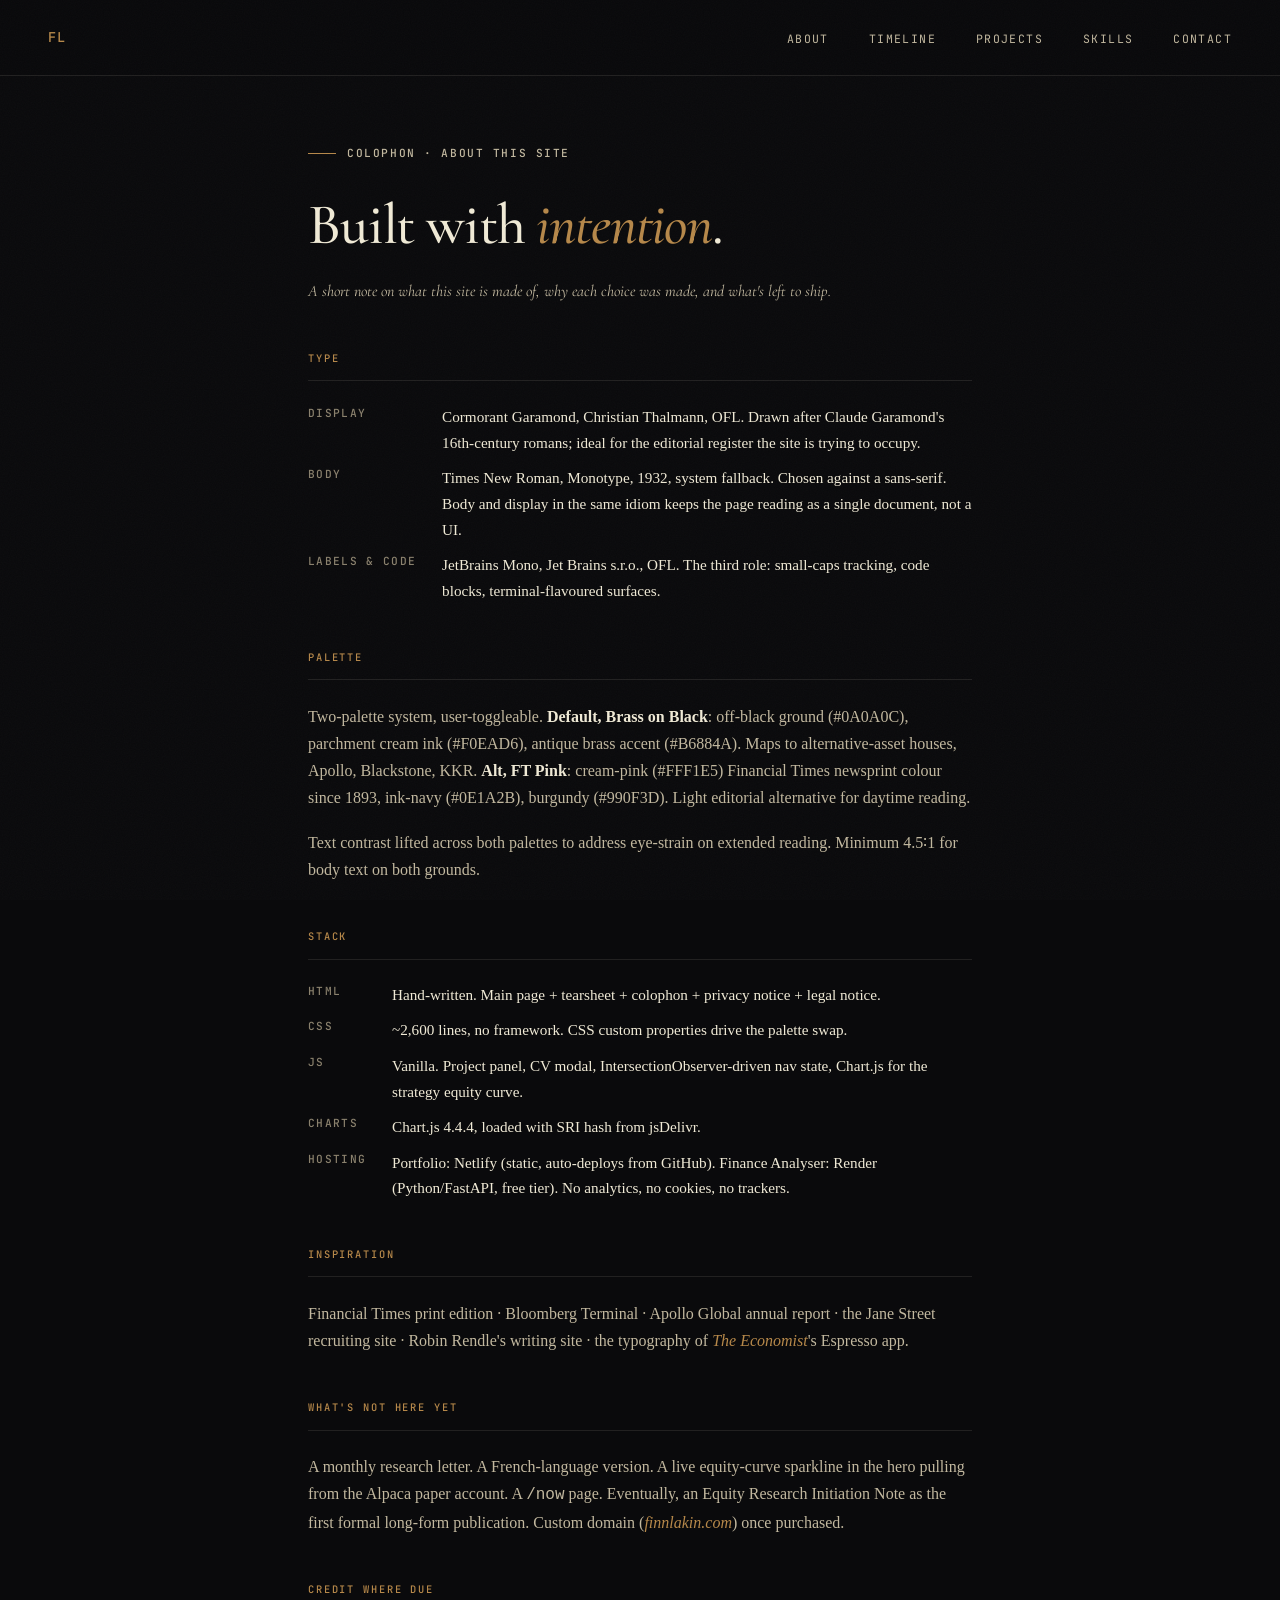
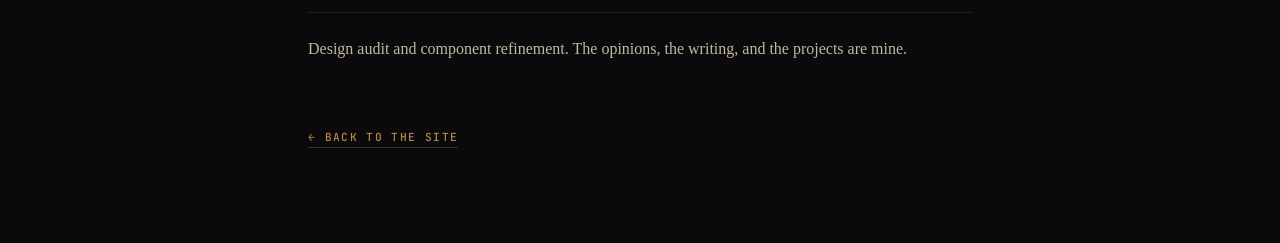
<file: colophon.html>
<!DOCTYPE html>
<html lang="en">
<head>
  <meta charset="UTF-8" />
  <meta name="viewport" content="width=device-width, initial-scale=1.0" />
  <title>Colophon, finnlakin.com</title>
  <meta name="description" content="What this site is built from and why each choice was made." />
  <link rel="canonical" href="https://finn-lakin-portfolio.netlify.app/colophon" />
  <link rel="stylesheet" href="css/style.css" />
  <link rel="preconnect" href="https://fonts.googleapis.com" />
  <link rel="preconnect" href="https://fonts.gstatic.com" crossorigin />
  <link href="https://fonts.googleapis.com/css2?family=Cormorant+Garamond:ital,wght@0,300;0,500;0,600;0,700;1,300;1,400;1,500&family=JetBrains+Mono:wght@400;500;600&display=swap" rel="stylesheet" />
  <style>
    body { padding-top: 5rem; }
    .colo {
      max-width: 760px;
      margin: 0 auto;
      padding: 4rem clamp(1.5rem, 5vw, 3rem) 6rem;
    }
    .colo__eyebrow {
      display: flex; align-items: center; gap: 0.7rem;
      font-family: var(--font-mono);
      font-size: 0.7rem;
      font-weight: 500;
      letter-spacing: 0.14em;
      text-transform: uppercase;
      color: var(--text-2);
      margin-bottom: 2rem;
    }
    .colo__eyebrow::before {
      content: ''; width: 28px; height: 1px;
      background: var(--gold);
    }
    .colo__h1 {
      font-family: var(--font-hero);
      font-size: clamp(2.4rem, 5vw, 3.6rem);
      font-weight: 500;
      line-height: 1.05;
      letter-spacing: -0.02em;
      color: var(--text);
      margin-bottom: 1.4rem;
    }
    .colo__h1 em { font-style: italic; color: var(--gold); font-weight: 500; }
    .colo__lede {
      font-family: var(--font-hero);
      font-size: 1.3rem;
      font-style: italic;
      line-height: 1.55;
      color: var(--text-2);
      margin-bottom: 3rem;
      max-width: 580px;
    }
    .colo h2 {
      font-family: var(--font-mono);
      font-size: 0.65rem;
      font-weight: 500;
      letter-spacing: 0.18em;
      text-transform: uppercase;
      color: var(--gold);
      padding-bottom: 0.8rem;
      border-bottom: 1px solid var(--border);
      margin: 2.8rem 0 1.4rem;
    }
    .colo p {
      font-size: 1rem;
      line-height: 1.7;
      color: var(--text-2);
      margin-bottom: 1.1rem;
    }
    .colo p strong { color: var(--text); font-weight: 600; }
    .colo p em { font-style: italic; color: var(--gold); }
    .colo dl {
      display: grid;
      grid-template-columns: max-content 1fr;
      gap: 0.6rem 1.6rem;
      margin: 0.6rem 0 1.6rem;
    }
    .colo dt {
      font-family: var(--font-mono);
      font-size: 0.7rem;
      font-weight: 500;
      letter-spacing: 0.12em;
      text-transform: uppercase;
      color: var(--text-3);
    }
    .colo dd {
      color: var(--text);
      font-size: 0.95rem;
    }
    .colo a {
      color: var(--gold);
      border-bottom: 1px solid rgba(182,136,74,0.3);
      transition: border-color 0.2s;
    }
    .colo a:hover { border-color: var(--gold); }
    .colo__back {
      display: inline-flex; align-items: center; gap: 0.5rem;
      margin-top: 3rem;
      font-family: var(--font-mono);
      font-size: 0.7rem;
      font-weight: 500;
      letter-spacing: 0.12em;
      text-transform: uppercase;
      color: var(--text-2);
      border-bottom: 0;
    }
    .colo__back:hover { color: var(--gold); }
  </style>
</head>
<body>
  <nav class="nav" id="nav" style="background:rgba(10,10,12,0.85);backdrop-filter:blur(20px);border-bottom:1px solid var(--border)">
    <a href="index.html" class="nav__logo">FL</a>
    <ul class="nav__links">
      <li><a href="index.html#about">About</a></li>
      <li><a href="index.html#timeline">Timeline</a></li>
      <li><a href="index.html#projects">Projects</a></li>
      <li><a href="index.html#skills">Skills</a></li>
      <li><a href="index.html#contact">Contact</a></li>
    </ul>
  </nav>

  <main class="colo">
    <div class="colo__eyebrow">Colophon · about this site</div>
    <h1 class="colo__h1">Built with <em>intention</em>.</h1>
    <p class="colo__lede">
      A short note on what this site is made of, why each choice was made, and what's left to ship.
    </p>

    <h2>Type</h2>
    <dl>
      <dt>Display</dt><dd>Cormorant Garamond, Christian Thalmann, OFL. Drawn after Claude Garamond's 16th-century romans; ideal for the editorial register the site is trying to occupy.</dd>
      <dt>Body</dt><dd>Times New Roman, Monotype, 1932, system fallback. Chosen against a sans-serif. Body and display in the same idiom keeps the page reading as a single document, not a UI.</dd>
      <dt>Labels &amp; code</dt><dd>JetBrains Mono, Jet Brains s.r.o., OFL. The third role: small-caps tracking, code blocks, terminal-flavoured surfaces.</dd>
    </dl>

    <h2>Palette</h2>
    <p>Two-palette system, user-toggleable. <strong>Default, Brass on Black</strong>: off-black ground (#0A0A0C), parchment cream ink (#F0EAD6), antique brass accent (#B6884A). Maps to alternative-asset houses, Apollo, Blackstone, KKR. <strong>Alt, FT Pink</strong>: cream-pink (#FFF1E5) Financial Times newsprint colour since 1893, ink-navy (#0E1A2B), burgundy (#990F3D). Light editorial alternative for daytime reading.</p>
    <p>Text contrast lifted across both palettes to address eye-strain on extended reading. Minimum 4.5∶1 for body text on both grounds.</p>

    <h2>Stack</h2>
    <dl>
      <dt>HTML</dt><dd>Hand-written. Main page + tearsheet + colophon + privacy notice + legal notice.</dd>
      <dt>CSS</dt><dd>~2,600 lines, no framework. CSS custom properties drive the palette swap.</dd>
      <dt>JS</dt><dd>Vanilla. Project panel, CV modal, IntersectionObserver-driven nav state, Chart.js for the strategy equity curve.</dd>
      <dt>Charts</dt><dd>Chart.js 4.4.4, loaded with SRI hash from jsDelivr.</dd>
      <dt>Hosting</dt><dd>Portfolio: Netlify (static, auto-deploys from GitHub). Finance Analyser: Render (Python/FastAPI, free tier). No analytics, no cookies, no trackers.</dd>
    </dl>

    <h2>Inspiration</h2>
    <p>Financial Times print edition · Bloomberg Terminal · Apollo Global annual report · the Jane Street recruiting site · Robin Rendle's writing site · the typography of <em>The Economist</em>'s Espresso app.</p>

    <h2>What's not here yet</h2>
    <p>A monthly research letter. A French-language version. A live equity-curve sparkline in the hero pulling from the Alpaca paper account. A <code>/now</code> page. Eventually, an Equity Research Initiation Note as the first formal long-form publication. Custom domain (<em>finnlakin.com</em>) once purchased.</p>

    <h2>Credit where due</h2>
    <p>Design audit and component refinement. The opinions, the writing, and the projects are mine.</p>

    <a href="index.html" class="colo__back">← Back to the site</a>
  </main>
</body>
</html>
</file>
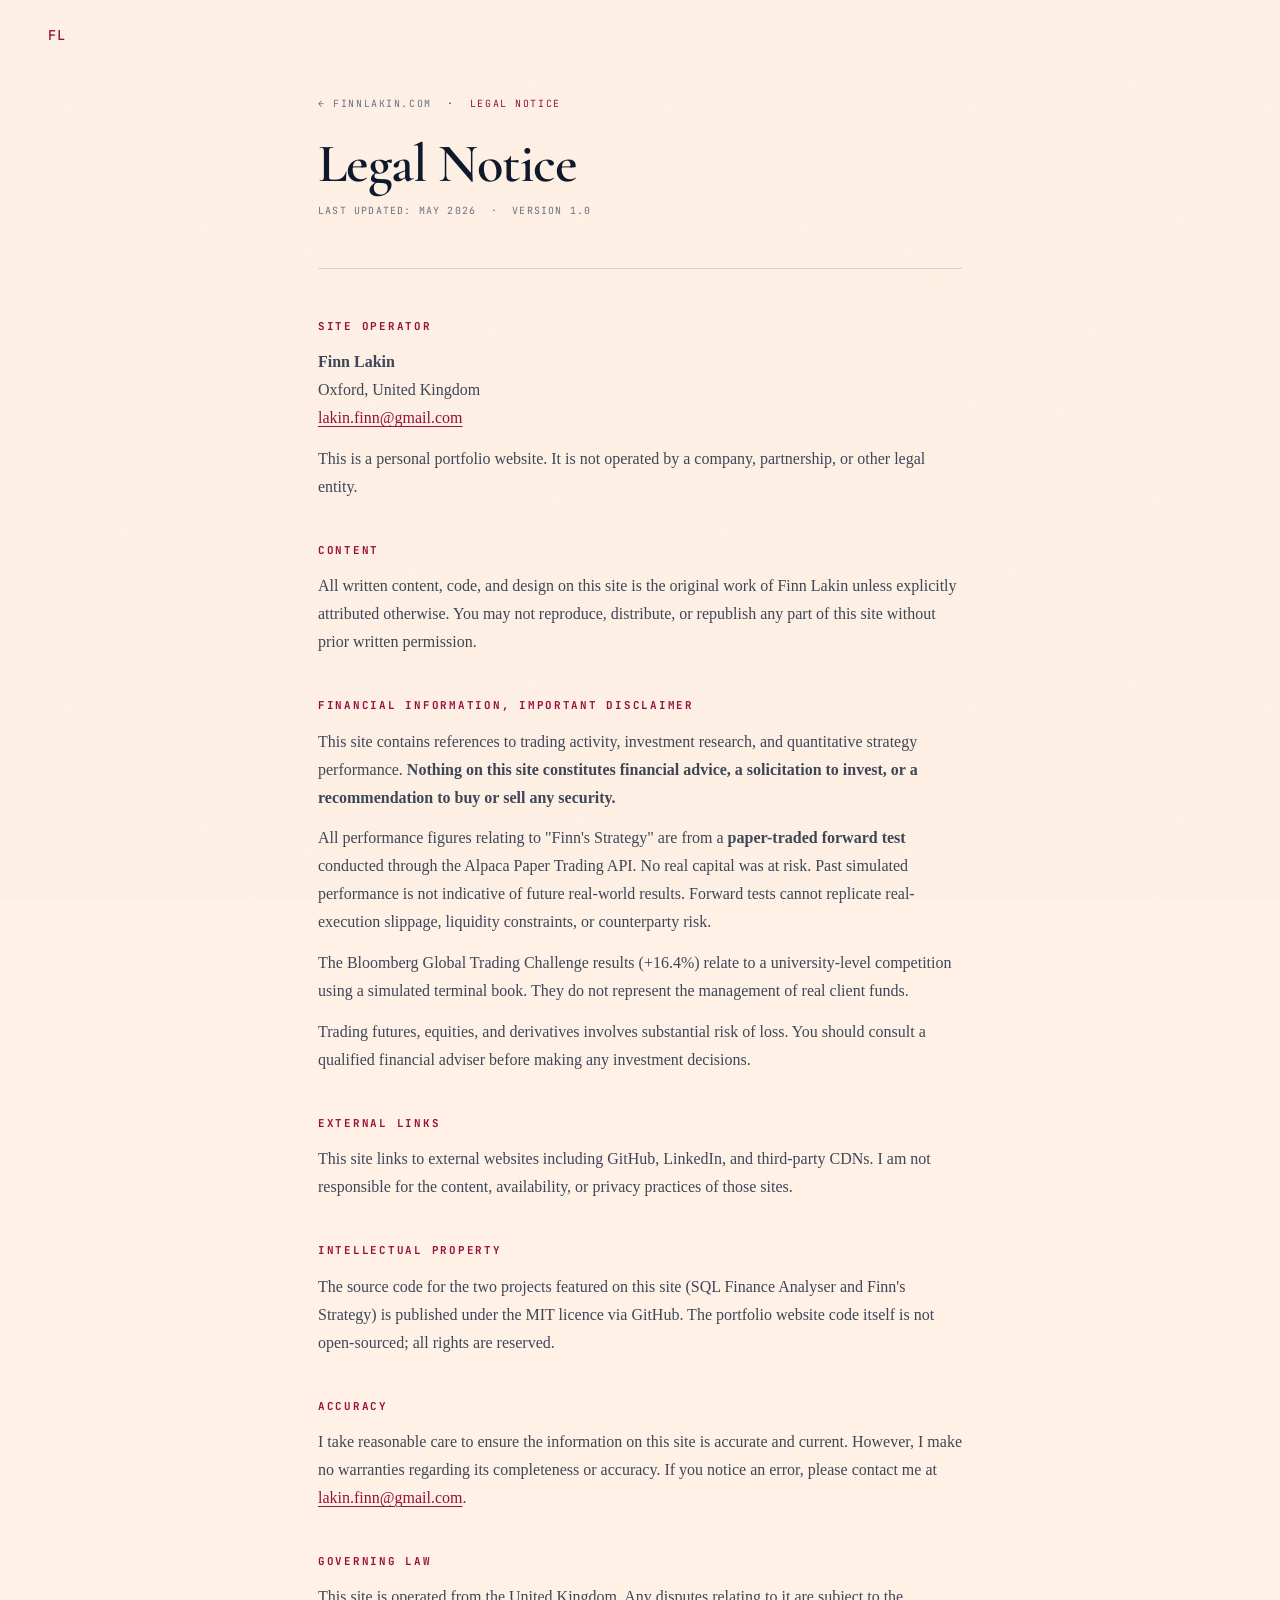
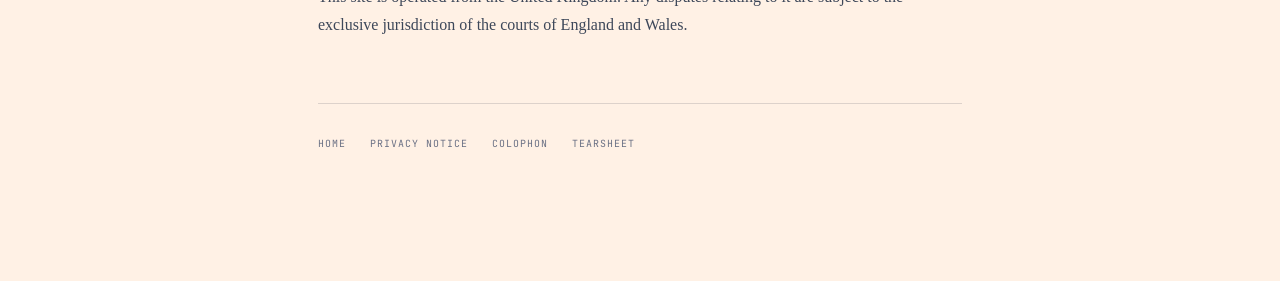
<file: legal.html>
<!DOCTYPE html>
<html lang="en">
<head>
  <meta charset="UTF-8" />
  <meta name="viewport" content="width=device-width, initial-scale=1.0" />
  <title>Legal Notice, Finn Lakin</title>
  <meta name="robots" content="noindex, follow" />
  <link rel="canonical" href="https://finn-lakin-portfolio.netlify.app/legal" />
  <link rel="icon" type="image/svg+xml" href="assets/favicon.svg" />
  <link rel="preconnect" href="https://fonts.googleapis.com" />
  <link rel="preconnect" href="https://fonts.gstatic.com" crossorigin />
  <link href="https://fonts.googleapis.com/css2?family=Cormorant+Garamond:ital,wght@0,600;1,400&family=JetBrains+Mono:wght@400;500&display=swap" rel="stylesheet" />
  <link rel="stylesheet" href="css/style.css" />
  <style>
    .legal-page { min-height: 100vh; padding: 6rem 0 8rem; }
    .legal-page .container { max-width: 740px; }
    .legal-eyebrow {
      font-family: var(--font-mono);
      font-size: 0.62rem;
      letter-spacing: 0.16em;
      text-transform: uppercase;
      color: var(--gold);
      margin-bottom: 1.4rem;
    }
    .legal-eyebrow a {
      color: var(--text-3);
      text-decoration: none;
      transition: color 0.2s;
    }
    .legal-eyebrow a:hover { color: var(--gold); }
    .legal-title {
      font-family: var(--font-hero);
      font-size: clamp(2.2rem, 5vw, 3.4rem);
      font-weight: 600;
      line-height: 1.1;
      letter-spacing: -0.015em;
      color: var(--text);
      margin-bottom: 0.5rem;
    }
    .legal-date {
      font-family: var(--font-mono);
      font-size: 0.62rem;
      letter-spacing: 0.12em;
      text-transform: uppercase;
      color: var(--text-3);
      margin-bottom: 3rem;
      padding-bottom: 3rem;
      border-bottom: 1px solid var(--border);
    }
    .legal-body h2 {
      font-family: var(--font-mono);
      font-size: 0.68rem;
      letter-spacing: 0.16em;
      text-transform: uppercase;
      color: var(--gold);
      margin: 2.5rem 0 0.8rem;
    }
    .legal-body p, .legal-body li {
      font-size: 1rem;
      line-height: 1.75;
      color: var(--text-2);
      margin-bottom: 0.8rem;
    }
    .legal-body ul { padding-left: 1.4rem; }
    .legal-body ul li { list-style: disc; }
    .legal-body a { color: var(--gold); text-decoration: underline; text-underline-offset: 3px; }
    .legal-footer {
      margin-top: 4rem;
      padding-top: 2rem;
      border-top: 1px solid var(--border);
      display: flex;
      gap: 1.5rem;
      flex-wrap: wrap;
    }
    .legal-footer a {
      font-family: var(--font-mono);
      font-size: 0.62rem;
      letter-spacing: 0.1em;
      text-transform: uppercase;
      color: var(--text-3);
      text-decoration: none;
      transition: color 0.2s;
    }
    .legal-footer a:hover { color: var(--gold); }
  </style>
</head>
<body>
  <nav class="nav" id="nav" style="position:fixed">
    <a href="index.html" class="nav__logo">FL</a>
  </nav>

  <main class="legal-page">
    <div class="container">
      <p class="legal-eyebrow"><a href="index.html">&#8592; finnlakin.com</a> &nbsp;&middot;&nbsp; Legal Notice</p>
      <h1 class="legal-title">Legal Notice</h1>
      <p class="legal-date">Last updated: May 2026 &nbsp;&middot;&nbsp; Version 1.0</p>

      <div class="legal-body">
        <h2>Site operator</h2>
        <p>
          <strong>Finn Lakin</strong><br />
          Oxford, United Kingdom<br />
          <a href="mailto:lakin.finn@gmail.com">lakin.finn@gmail.com</a>
        </p>
        <p>This is a personal portfolio website. It is not operated by a company, partnership, or other legal entity.</p>

        <h2>Content</h2>
        <p>All written content, code, and design on this site is the original work of Finn Lakin unless explicitly attributed otherwise. You may not reproduce, distribute, or republish any part of this site without prior written permission.</p>

        <h2>Financial information, important disclaimer</h2>
        <p>This site contains references to trading activity, investment research, and quantitative strategy performance. <strong>Nothing on this site constitutes financial advice, a solicitation to invest, or a recommendation to buy or sell any security.</strong></p>
        <p>All performance figures relating to "Finn's Strategy" are from a <strong>paper-traded forward test</strong> conducted through the Alpaca Paper Trading API. No real capital was at risk. Past simulated performance is not indicative of future real-world results. Forward tests cannot replicate real-execution slippage, liquidity constraints, or counterparty risk.</p>
        <p>The Bloomberg Global Trading Challenge results (+16.4%) relate to a university-level competition using a simulated terminal book. They do not represent the management of real client funds.</p>
        <p>Trading futures, equities, and derivatives involves substantial risk of loss. You should consult a qualified financial adviser before making any investment decisions.</p>

        <h2>External links</h2>
        <p>This site links to external websites including GitHub, LinkedIn, and third-party CDNs. I am not responsible for the content, availability, or privacy practices of those sites.</p>

        <h2>Intellectual property</h2>
        <p>The source code for the two projects featured on this site (SQL Finance Analyser and Finn's Strategy) is published under the MIT licence via GitHub. The portfolio website code itself is not open-sourced; all rights are reserved.</p>

        <h2>Accuracy</h2>
        <p>I take reasonable care to ensure the information on this site is accurate and current. However, I make no warranties regarding its completeness or accuracy. If you notice an error, please contact me at <a href="mailto:lakin.finn@gmail.com">lakin.finn@gmail.com</a>.</p>

        <h2>Governing law</h2>
        <p>This site is operated from the United Kingdom. Any disputes relating to it are subject to the exclusive jurisdiction of the courts of England and Wales.</p>
      </div>

      <nav class="legal-footer">
        <a href="index.html">Home</a>
        <a href="privacy.html">Privacy Notice</a>
        <a href="colophon.html">Colophon</a>
        <a href="tearsheet.html">Tearsheet</a>
      </nav>
    </div>
  </main>

  <script>
    document.getElementById('nav').classList.toggle('scrolled', window.scrollY > 40);
    window.addEventListener('scroll', () => {
      document.getElementById('nav').classList.toggle('scrolled', window.scrollY > 40);
    }, { passive: true });
    const p = localStorage.getItem('fl-palette');
    if (p === 'ft') document.documentElement.setAttribute('data-palette', 'ft');
  </script>
</body>
</html>
</file>
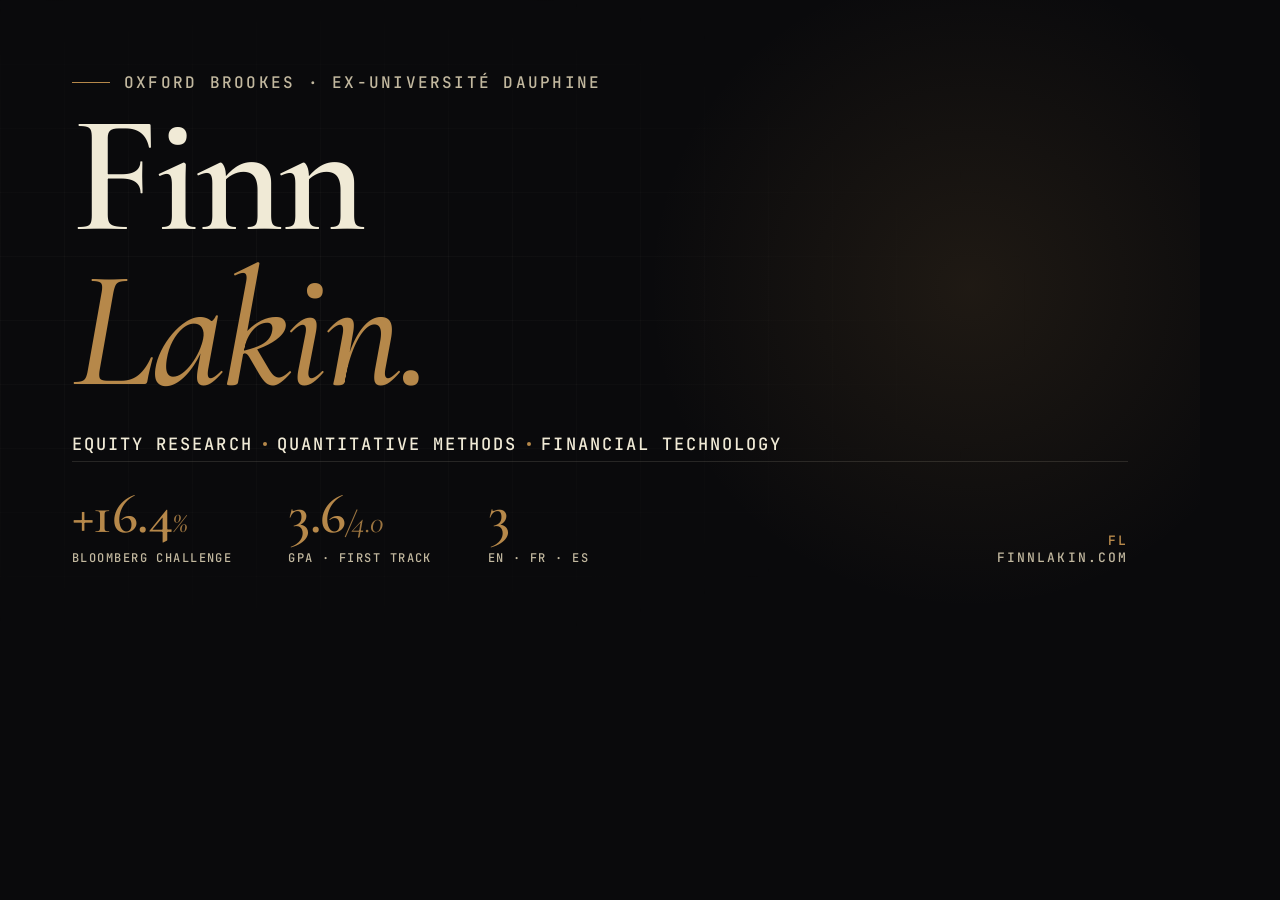
<file: og-image.html>
<!DOCTYPE html>
<html lang="en">
<head>
  <meta charset="UTF-8" />
  <title>OG · Finn Lakin</title>
  <link rel="preconnect" href="https://fonts.googleapis.com" />
  <link rel="preconnect" href="https://fonts.gstatic.com" crossorigin />
  <link href="https://fonts.googleapis.com/css2?family=Cormorant+Garamond:ital,wght@0,500;0,600;0,700;1,400;1,500&family=JetBrains+Mono:wght@400;500&display=swap" rel="stylesheet" />
  <style>
    html, body { margin: 0; padding: 0; background: #0A0A0C; }
    body { font-family: 'Times New Roman', serif; }
    .og {
      width: 1200px;
      height: 630px;
      background: #0A0A0C;
      color: #F0EAD6;
      position: relative;
      overflow: hidden;
      padding: 72px 72px 64px;
      box-sizing: border-box;
      display: flex;
      flex-direction: column;
      justify-content: space-between;
    }
    .og::before {
      content: '';
      position: absolute; inset: 0;
      background-image:
        linear-gradient(rgba(240,234,214,0.04) 1px, transparent 1px),
        linear-gradient(90deg, rgba(240,234,214,0.04) 1px, transparent 1px);
      background-size: 64px 64px;
      mask-image: radial-gradient(ellipse 80% 70% at 25% 50%, black 0%, transparent 80%);
    }
    .og::after {
      content: '';
      position: absolute;
      top: -10%; right: -10%;
      width: 700px; height: 700px;
      background: radial-gradient(ellipse, rgba(182,136,74,0.12) 0%, transparent 65%);
      pointer-events: none;
    }
    .og > * { position: relative; z-index: 1; }

    .og__top {
      display: flex;
      align-items: center;
      gap: 14px;
    }
    .og__rule {
      width: 38px; height: 1px;
      background: #B6884A;
    }
    .og__eyebrow {
      font-family: 'JetBrains Mono', monospace;
      font-size: 16px;
      font-weight: 500;
      letter-spacing: 0.14em;
      text-transform: uppercase;
      color: #C2B89F;
    }

    .og__mid {
      display: flex;
      flex-direction: column;
      gap: 12px;
    }
    .og__name {
      font-family: 'Cormorant Garamond', serif;
      font-size: 168px;
      font-weight: 600;
      line-height: 0.92;
      letter-spacing: -0.025em;
      color: #F0EAD6;
      margin: 0;
    }
    .og__name em {
      font-style: italic;
      color: #B6884A;
      font-weight: 500;
    }
    .og__sub {
      font-family: 'JetBrains Mono', monospace;
      font-size: 17px;
      font-weight: 500;
      letter-spacing: 0.12em;
      text-transform: uppercase;
      color: #F0EAD6;
      display: flex;
      align-items: center;
      gap: 10px;
      margin-top: 12px;
    }
    .og__sub .dot {
      width: 4px; height: 4px;
      border-radius: 50%;
      background: #B6884A;
    }

    .og__bot {
      display: flex;
      justify-content: space-between;
      align-items: flex-end;
      gap: 40px;
      padding-top: 24px;
      border-top: 1px solid rgba(240,234,214,0.12);
    }
    .og__stats {
      display: flex;
      gap: 56px;
    }
    .og__stat-num {
      font-family: 'Cormorant Garamond', serif;
      font-size: 56px;
      font-weight: 600;
      color: #B6884A;
      line-height: 1;
      letter-spacing: -0.01em;
    }
    .og__stat-num em {
      font-style: italic;
      font-size: 0.55em;
      font-weight: 400;
      opacity: 0.85;
    }
    .og__stat-lbl {
      font-family: 'JetBrains Mono', monospace;
      font-size: 12px;
      font-weight: 500;
      letter-spacing: 0.12em;
      text-transform: uppercase;
      color: #C2B89F;
      margin-top: 8px;
    }
    .og__sig {
      font-family: 'JetBrains Mono', monospace;
      font-size: 13px;
      font-weight: 500;
      letter-spacing: 0.16em;
      text-transform: uppercase;
      color: #C2B89F;
      text-align: right;
    }
    .og__sig-mark {
      color: #B6884A;
      font-weight: 600;
    }
  </style>
</head>
<body>
  <div class="og" id="og">
    <div class="og__top">
      <span class="og__rule"></span>
      <span class="og__eyebrow">Oxford Brookes · ex-Université Dauphine</span>
    </div>

    <div class="og__mid">
      <h1 class="og__name">Finn<br><em>Lakin.</em></h1>
      <div class="og__sub">
        <span>Equity Research</span>
        <span class="dot"></span>
        <span>Quantitative Methods</span>
        <span class="dot"></span>
        <span>Financial Technology</span>
      </div>
    </div>

    <div class="og__bot">
      <div class="og__stats">
        <div>
          <div class="og__stat-num">+16.4<em>%</em></div>
          <div class="og__stat-lbl">Bloomberg Challenge</div>
        </div>
        <div>
          <div class="og__stat-num">3.6<em>/4.0</em></div>
          <div class="og__stat-lbl">GPA · First Track</div>
        </div>
        <div>
          <div class="og__stat-num">3</div>
          <div class="og__stat-lbl">EN · FR · ES</div>
        </div>
      </div>
      <div class="og__sig">
        <span class="og__sig-mark">FL</span><br>
        finnlakin.com
      </div>
    </div>
  </div>
</body>
</html>
</file>
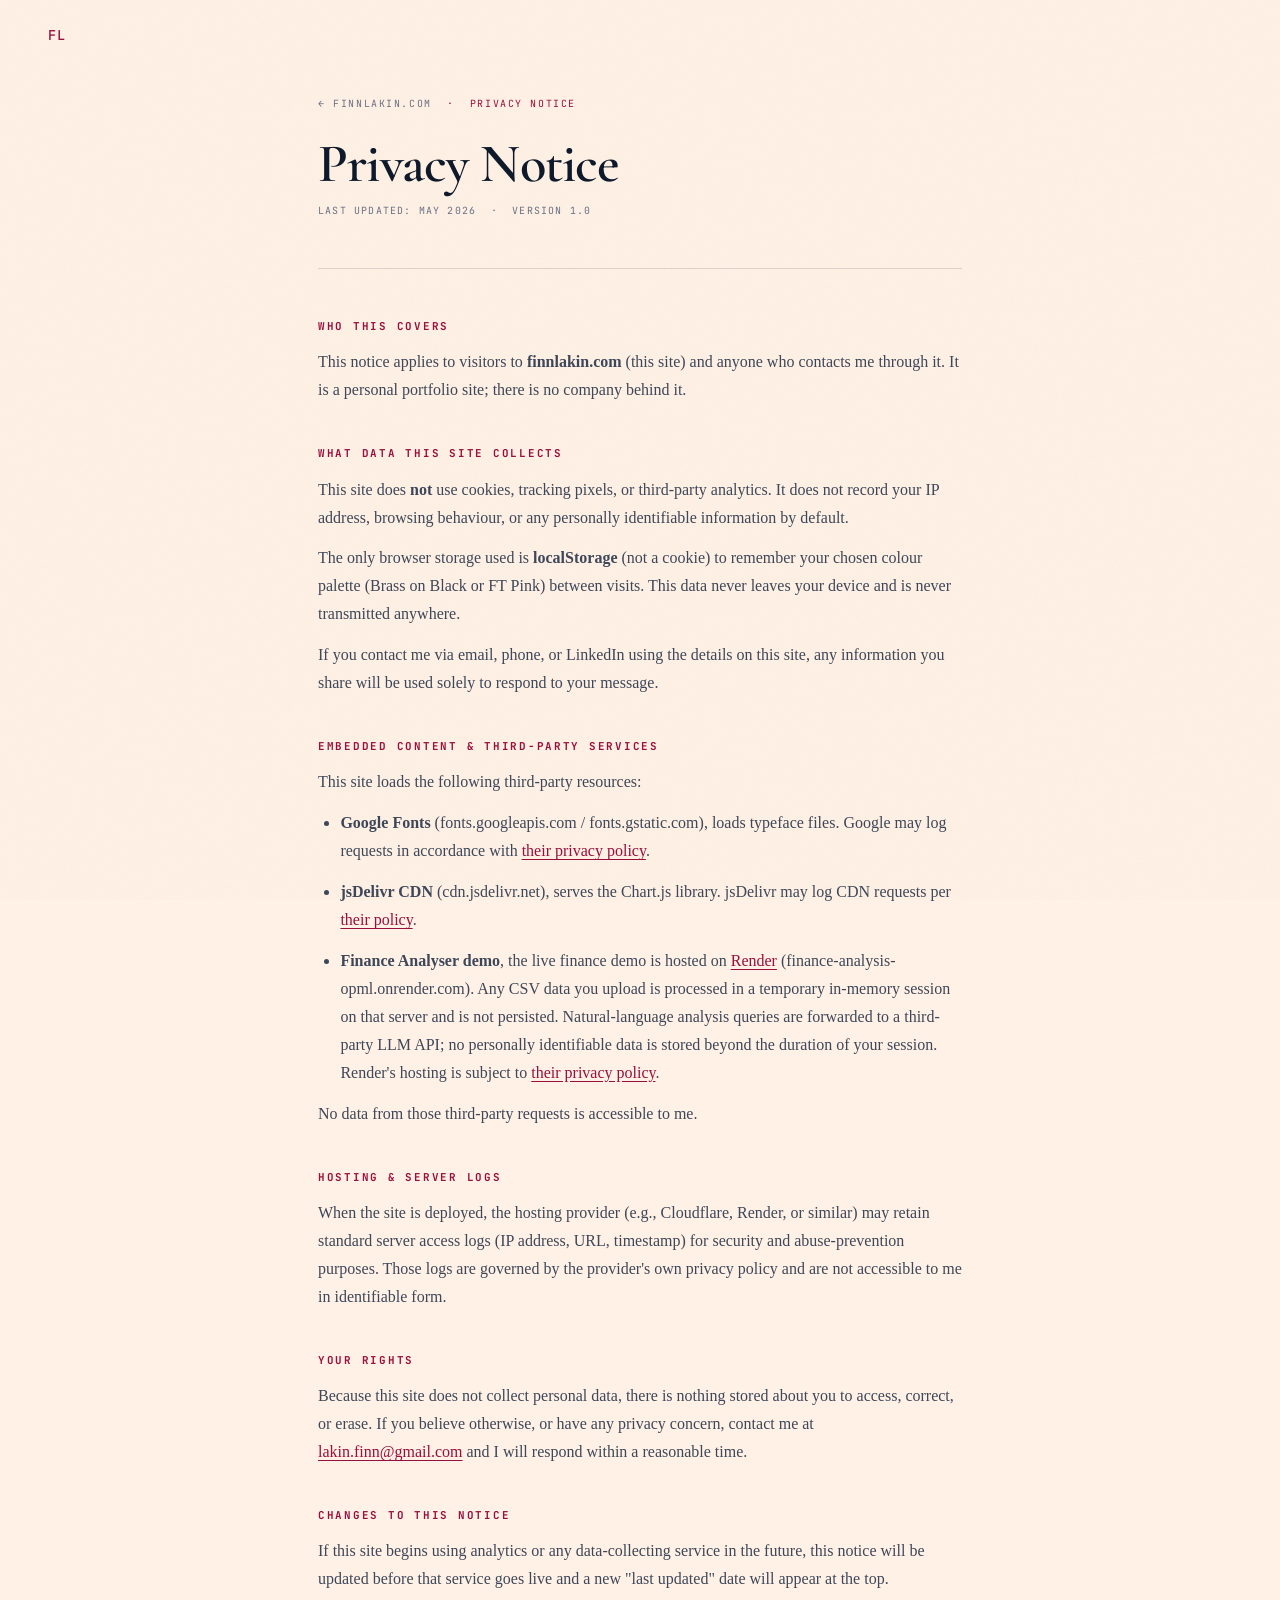
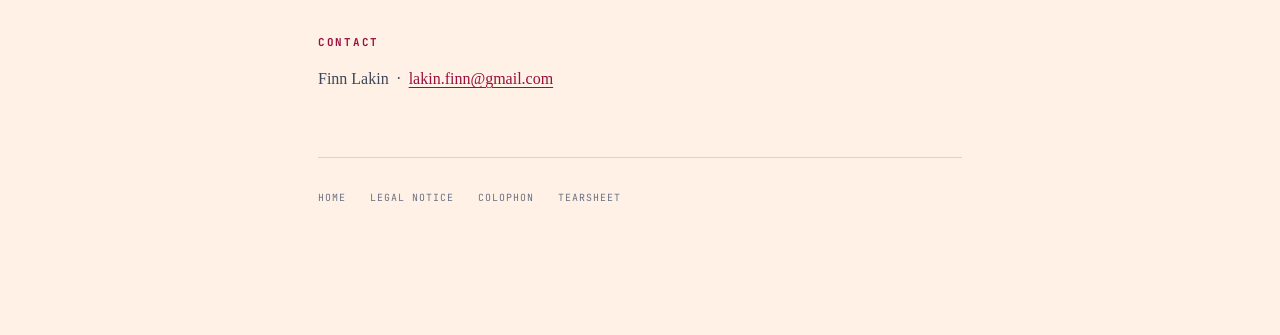
<file: privacy.html>
<!DOCTYPE html>
<html lang="en">
<head>
  <meta charset="UTF-8" />
  <meta name="viewport" content="width=device-width, initial-scale=1.0" />
  <title>Privacy Notice, Finn Lakin</title>
  <meta name="robots" content="noindex, follow" />
  <link rel="canonical" href="https://finn-lakin-portfolio.netlify.app/privacy" />
  <link rel="icon" type="image/svg+xml" href="assets/favicon.svg" />
  <link rel="preconnect" href="https://fonts.googleapis.com" />
  <link rel="preconnect" href="https://fonts.gstatic.com" crossorigin />
  <link href="https://fonts.googleapis.com/css2?family=Cormorant+Garamond:ital,wght@0,600;1,400&family=JetBrains+Mono:wght@400;500&display=swap" rel="stylesheet" />
  <link rel="stylesheet" href="css/style.css" />
  <style>
    .legal-page { min-height: 100vh; padding: 6rem 0 8rem; }
    .legal-page .container { max-width: 740px; }
    .legal-eyebrow {
      font-family: var(--font-mono);
      font-size: 0.62rem;
      letter-spacing: 0.16em;
      text-transform: uppercase;
      color: var(--gold);
      margin-bottom: 1.4rem;
    }
    .legal-eyebrow a {
      color: var(--text-3);
      text-decoration: none;
      transition: color 0.2s;
    }
    .legal-eyebrow a:hover { color: var(--gold); }
    .legal-title {
      font-family: var(--font-hero);
      font-size: clamp(2.2rem, 5vw, 3.4rem);
      font-weight: 600;
      line-height: 1.1;
      letter-spacing: -0.015em;
      color: var(--text);
      margin-bottom: 0.5rem;
    }
    .legal-date {
      font-family: var(--font-mono);
      font-size: 0.62rem;
      letter-spacing: 0.12em;
      text-transform: uppercase;
      color: var(--text-3);
      margin-bottom: 3rem;
      padding-bottom: 3rem;
      border-bottom: 1px solid var(--border);
    }
    .legal-body h2 {
      font-family: var(--font-mono);
      font-size: 0.68rem;
      letter-spacing: 0.16em;
      text-transform: uppercase;
      color: var(--gold);
      margin: 2.5rem 0 0.8rem;
    }
    .legal-body p, .legal-body li {
      font-size: 1rem;
      line-height: 1.75;
      color: var(--text-2);
      margin-bottom: 0.8rem;
    }
    .legal-body ul { padding-left: 1.4rem; }
    .legal-body ul li { list-style: disc; }
    .legal-body a { color: var(--gold); text-decoration: underline; text-underline-offset: 3px; }
    .legal-footer {
      margin-top: 4rem;
      padding-top: 2rem;
      border-top: 1px solid var(--border);
      display: flex;
      gap: 1.5rem;
      flex-wrap: wrap;
    }
    .legal-footer a {
      font-family: var(--font-mono);
      font-size: 0.62rem;
      letter-spacing: 0.1em;
      text-transform: uppercase;
      color: var(--text-3);
      text-decoration: none;
      transition: color 0.2s;
    }
    .legal-footer a:hover { color: var(--gold); }
  </style>
</head>
<body>
  <nav class="nav" id="nav" style="position:fixed">
    <a href="index.html" class="nav__logo">FL</a>
  </nav>

  <main class="legal-page">
    <div class="container">
      <p class="legal-eyebrow"><a href="index.html">&#8592; finnlakin.com</a> &nbsp;&middot;&nbsp; Privacy Notice</p>
      <h1 class="legal-title">Privacy Notice</h1>
      <p class="legal-date">Last updated: May 2026 &nbsp;&middot;&nbsp; Version 1.0</p>

      <div class="legal-body">
        <h2>Who this covers</h2>
        <p>This notice applies to visitors to <strong>finnlakin.com</strong> (this site) and anyone who contacts me through it. It is a personal portfolio site; there is no company behind it.</p>

        <h2>What data this site collects</h2>
        <p>This site does <strong>not</strong> use cookies, tracking pixels, or third-party analytics. It does not record your IP address, browsing behaviour, or any personally identifiable information by default.</p>
        <p>The only browser storage used is <strong>localStorage</strong> (not a cookie) to remember your chosen colour palette (Brass on Black or FT Pink) between visits. This data never leaves your device and is never transmitted anywhere.</p>
        <p>If you contact me via email, phone, or LinkedIn using the details on this site, any information you share will be used solely to respond to your message.</p>

        <h2>Embedded content &amp; third-party services</h2>
        <p>This site loads the following third-party resources:</p>
        <ul>
          <li><strong>Google Fonts</strong> (fonts.googleapis.com / fonts.gstatic.com), loads typeface files. Google may log requests in accordance with <a href="https://policies.google.com/privacy" target="_blank" rel="noopener">their privacy policy</a>.</li>
          <li><strong>jsDelivr CDN</strong> (cdn.jsdelivr.net), serves the Chart.js library. jsDelivr may log CDN requests per <a href="https://www.jsdelivr.com/privacy-policy-jsdelivr-net" target="_blank" rel="noopener">their policy</a>.</li>
          <li><strong>Finance Analyser demo</strong>, the live finance demo is hosted on <a href="https://render.com" target="_blank" rel="noopener">Render</a> (finance-analysis-opml.onrender.com). Any CSV data you upload is processed in a temporary in-memory session on that server and is not persisted. Natural-language analysis queries are forwarded to a third-party LLM API; no personally identifiable data is stored beyond the duration of your session. Render's hosting is subject to <a href="https://render.com/privacy" target="_blank" rel="noopener">their privacy policy</a>.</li>
        </ul>
        <p>No data from those third-party requests is accessible to me.</p>

        <h2>Hosting &amp; server logs</h2>
        <p>When the site is deployed, the hosting provider (e.g., Cloudflare, Render, or similar) may retain standard server access logs (IP address, URL, timestamp) for security and abuse-prevention purposes. Those logs are governed by the provider's own privacy policy and are not accessible to me in identifiable form.</p>

        <h2>Your rights</h2>
        <p>Because this site does not collect personal data, there is nothing stored about you to access, correct, or erase. If you believe otherwise, or have any privacy concern, contact me at <a href="mailto:lakin.finn@gmail.com">lakin.finn@gmail.com</a> and I will respond within a reasonable time.</p>

        <h2>Changes to this notice</h2>
        <p>If this site begins using analytics or any data-collecting service in the future, this notice will be updated before that service goes live and a new "last updated" date will appear at the top.</p>

        <h2>Contact</h2>
        <p>Finn Lakin &nbsp;&middot;&nbsp; <a href="mailto:lakin.finn@gmail.com">lakin.finn@gmail.com</a></p>
      </div>

      <nav class="legal-footer">
        <a href="index.html">Home</a>
        <a href="legal.html">Legal Notice</a>
        <a href="colophon.html">Colophon</a>
        <a href="tearsheet.html">Tearsheet</a>
      </nav>
    </div>
  </main>

  <script>
    document.getElementById('nav').classList.toggle('scrolled', window.scrollY > 40);
    window.addEventListener('scroll', () => {
      document.getElementById('nav').classList.toggle('scrolled', window.scrollY > 40);
    }, { passive: true });
    // Palette persistence
    const p = localStorage.getItem('fl-palette');
    if (p === 'ft') document.documentElement.setAttribute('data-palette', 'ft');
  </script>
</body>
</html>
</file>
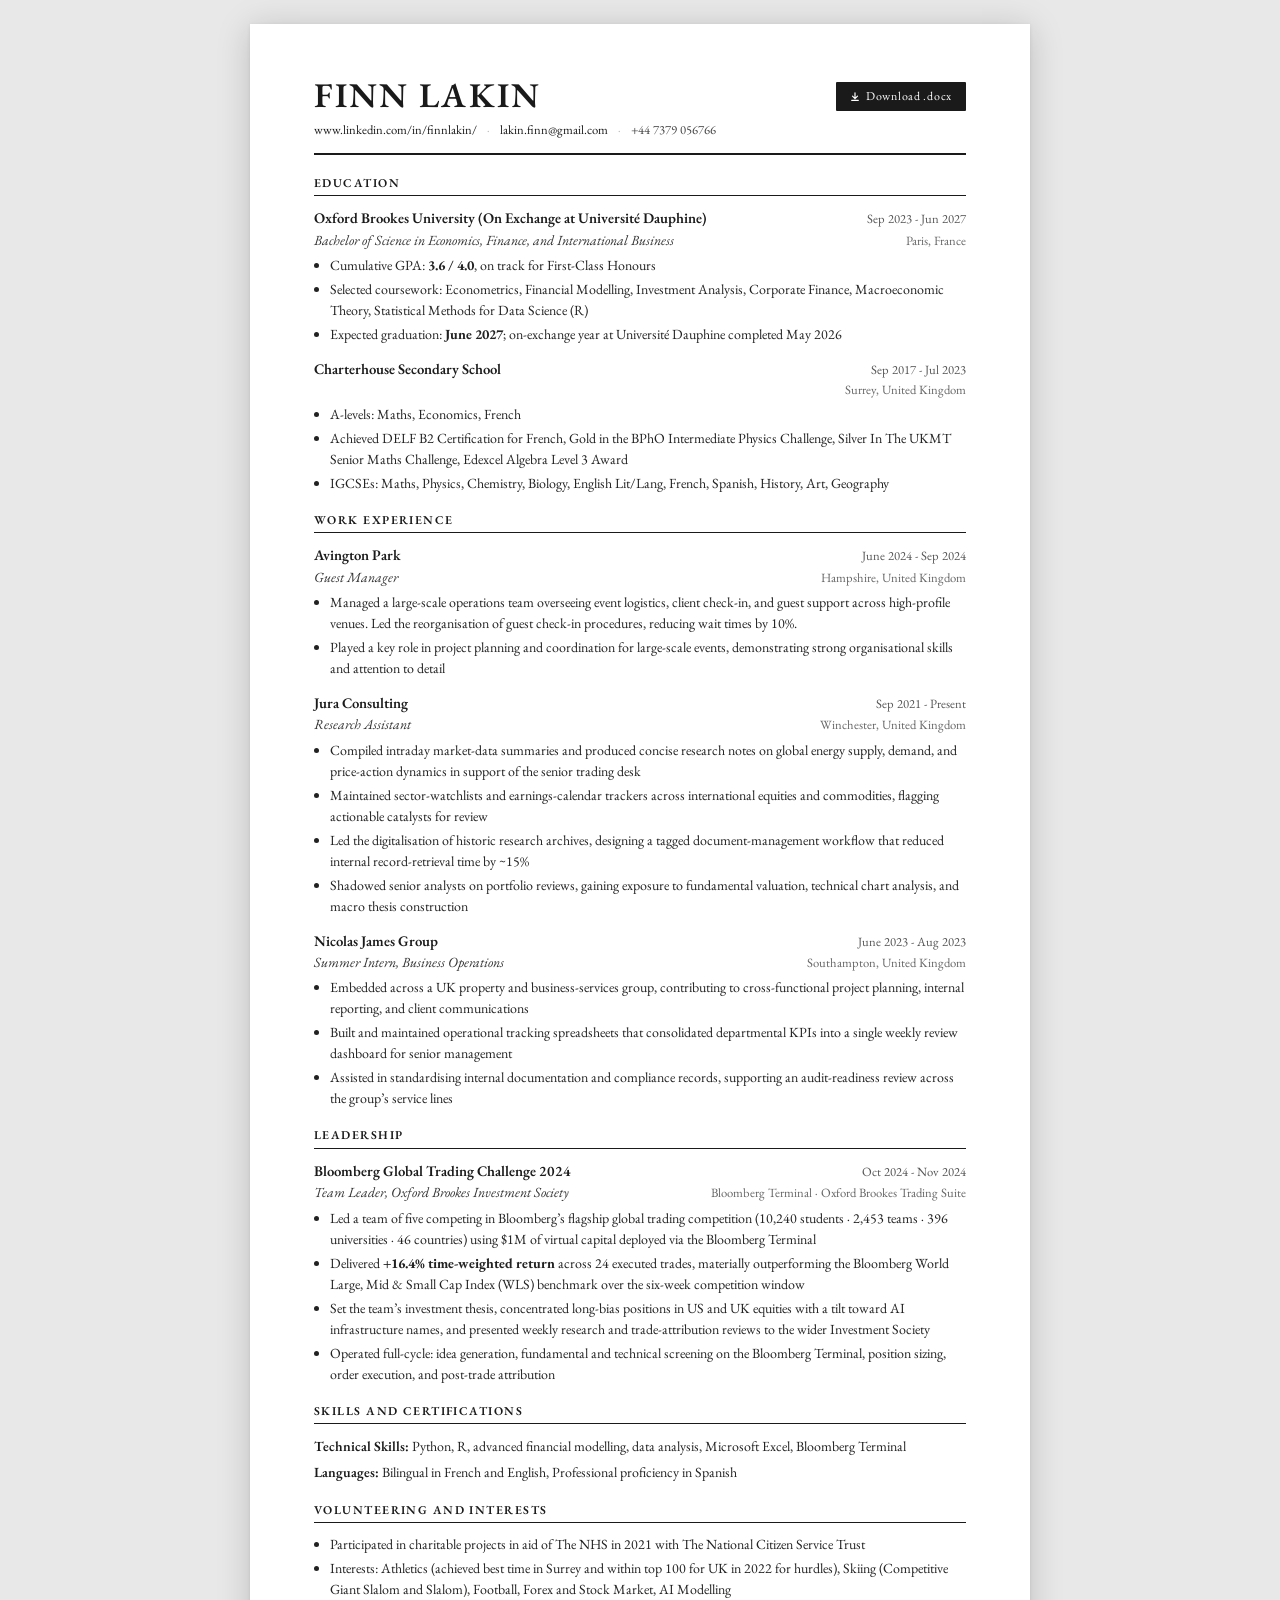
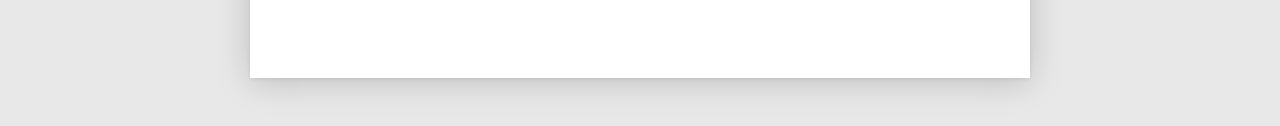
<file: assets/cv-preview.html>
<!DOCTYPE html>
<html lang="en">
<head>
<meta charset="UTF-8"/>
<meta name="viewport" content="width=device-width, initial-scale=1.0"/>
<title>Finn Lakin, CV</title>
<link rel="preconnect" href="https://fonts.googleapis.com"/>
<link href="https://fonts.googleapis.com/css2?family=EB+Garamond:ital,wght@0,400;0,600;1,400&display=swap" rel="stylesheet"/>
<style>
  *, *::before, *::after { box-sizing: border-box; margin: 0; padding: 0; }

  html { font-size: 11pt; }

  body {
    background: #e8e8e8;
    font-family: 'EB Garamond', Georgia, 'Times New Roman', serif;
    color: #1a1a1a;
    line-height: 1.45;
    padding: 24px 16px 48px;
    -webkit-font-smoothing: antialiased;
  }

  /* ── Page (paper effect) ─────────────────────────────────── */
  .page {
    max-width: 780px;
    margin: 0 auto;
    background: #fff;
    padding: 54px 64px 60px;
    box-shadow: 0 4px 32px rgba(0,0,0,.18), 0 1px 4px rgba(0,0,0,.08);
  }

  /* ── Download button ─────────────────────────────────────── */
  .dl-btn {
    display: inline-flex;
    align-items: center;
    gap: 6px;
    background: #1a1a1a;
    color: #fff;
    font-family: 'EB Garamond', Georgia, serif;
    font-size: 9pt;
    letter-spacing: .06em;
    text-decoration: none;
    padding: 6px 14px;
    border-radius: 1px;
    transition: background .2s;
    float: right;
    margin-top: 4px;
  }
  .dl-btn:hover { background: #333; }

  /* ── Header ──────────────────────────────────────────────── */
  .cv-header {
    border-bottom: 2px solid #1a1a1a;
    padding-bottom: 14px;
    margin-bottom: 20px;
  }

  .cv-name {
    font-size: 26pt;
    font-weight: 600;
    letter-spacing: .06em;
    text-transform: uppercase;
    line-height: 1;
    margin-bottom: 8px;
    color: #1a1a1a;
  }

  .cv-contacts {
    display: flex;
    gap: 0;
    flex-wrap: wrap;
    font-size: 9.5pt;
    color: #444;
  }

  .cv-contacts span {
    display: inline-flex;
    align-items: center;
  }

  .cv-contacts span:not(:first-child)::before {
    content: '·';
    margin: 0 10px;
    color: #bbb;
  }

  .cv-contacts a {
    color: #1a1a1a;
    text-decoration: none;
  }
  .cv-contacts a:hover { text-decoration: underline; }

  /* ── Section ─────────────────────────────────────────────── */
  .cv-section {
    margin-bottom: 18px;
  }

  .cv-section-title {
    font-size: 9pt;
    font-weight: 600;
    text-transform: uppercase;
    letter-spacing: .12em;
    color: #1a1a1a;
    border-bottom: 1px solid #1a1a1a;
    padding-bottom: 3px;
    margin-bottom: 11px;
  }

  /* ── Entry ───────────────────────────────────────────────── */
  .cv-entry {
    margin-bottom: 13px;
  }
  .cv-entry:last-child { margin-bottom: 0; }

  .cv-entry-top {
    display: flex;
    justify-content: space-between;
    align-items: baseline;
    gap: 12px;
  }

  .cv-org {
    font-weight: 600;
    font-size: 11pt;
    color: #1a1a1a;
  }

  .cv-date {
    font-size: 9.5pt;
    color: #555;
    white-space: nowrap;
    flex-shrink: 0;
  }

  .cv-entry-sub {
    display: flex;
    justify-content: space-between;
    align-items: baseline;
    gap: 12px;
    margin-top: 1px;
  }

  .cv-role {
    font-style: italic;
    font-size: 10.5pt;
    color: #333;
  }

  .cv-location {
    font-size: 9.5pt;
    color: #666;
    white-space: nowrap;
    flex-shrink: 0;
  }

  /* ── Bullet list ─────────────────────────────────────────── */
  .cv-bullets {
    margin-top: 5px;
    padding-left: 16px;
    list-style: disc;
  }

  .cv-bullets li {
    font-size: 10.5pt;
    color: #222;
    line-height: 1.5;
    margin-bottom: 3px;
  }
  .cv-bullets li:last-child { margin-bottom: 0; }

  /* ── Skills block ────────────────────────────────────────── */
  .cv-skill-row {
    font-size: 10.5pt;
    color: #222;
    line-height: 1.6;
    padding-left: 0;
  }

  .cv-skill-row strong {
    font-weight: 600;
    color: #1a1a1a;
  }

  /* ── Volunteering ────────────────────────────────────────── */
  .cv-plain {
    font-size: 10.5pt;
    color: #222;
    line-height: 1.6;
  }

  @media (max-width: 600px) {
    body  { padding: 8px 8px 32px; }
    .page { padding: 28px 22px 36px; }
    .cv-name { font-size: 18pt; }
    .cv-entry-top, .cv-entry-sub { flex-direction: column; gap: 0; }
    .cv-date, .cv-location { text-align: left; }
  }
</style>
</head>
<body>
<div class="page">

  <!-- Header -->
  <div class="cv-header">
    <a href="finn-lakin-cv.docx" download class="dl-btn">
      <svg width="10" height="10" viewBox="0 0 12 12" fill="none">
        <path d="M6 1v7M3 5l3 3 3-3M2 10h8" stroke="currentColor" stroke-width="1.4" stroke-linecap="round" stroke-linejoin="round"/>
      </svg>
      Download .docx
    </a>
    <div class="cv-name">Finn Lakin</div>
    <div class="cv-contacts">
      <span><a href="https://www.linkedin.com/in/finnlakin/" target="_blank" rel="noopener">www.linkedin.com/in/finnlakin/</a></span>
      <span><a href="mailto:lakin.finn@gmail.com">lakin.finn@gmail.com</a></span>
      <span>+44 7379 056766</span>
    </div>
  </div>

  <!-- EDUCATION -->
  <div class="cv-section">
    <div class="cv-section-title">Education</div>

    <div class="cv-entry">
      <div class="cv-entry-top">
        <div class="cv-org">Oxford Brookes University (On Exchange at Université Dauphine)</div>
        <div class="cv-date">Sep 2023 - Jun 2027</div>
      </div>
      <div class="cv-entry-sub">
        <div class="cv-role">Bachelor of Science in Economics, Finance, and International Business</div>
        <div class="cv-location">Paris, France</div>
      </div>
      <ul class="cv-bullets">
        <li>Cumulative GPA: <strong>3.6 / 4.0</strong>, on track for First-Class Honours</li>
        <li>Selected coursework: Econometrics, Financial Modelling, Investment Analysis, Corporate Finance, Macroeconomic Theory, Statistical Methods for Data Science (R)</li>
        <li>Expected graduation: <strong>June 2027</strong>; on-exchange year at Université Dauphine completed May&nbsp;2026</li>
      </ul>
    </div>

    <div class="cv-entry">
      <div class="cv-entry-top">
        <div class="cv-org">Charterhouse Secondary School</div>
        <div class="cv-date">Sep 2017 - Jul 2023</div>
      </div>
      <div class="cv-entry-sub">
        <div class="cv-role"></div>
        <div class="cv-location">Surrey, United Kingdom</div>
      </div>
      <ul class="cv-bullets">
        <li>A-levels: Maths, Economics, French</li>
        <li>Achieved DELF B2 Certification for French, Gold in the BPhO Intermediate Physics Challenge, Silver In The UKMT Senior Maths Challenge, Edexcel Algebra Level 3 Award</li>
        <li>IGCSEs: Maths, Physics, Chemistry, Biology, English Lit/Lang, French, Spanish, History, Art, Geography</li>
      </ul>
    </div>
  </div>

  <!-- WORK EXPERIENCE -->
  <div class="cv-section">
    <div class="cv-section-title">Work Experience</div>

    <div class="cv-entry">
      <div class="cv-entry-top">
        <div class="cv-org">Avington Park</div>
        <div class="cv-date">June 2024 - Sep 2024</div>
      </div>
      <div class="cv-entry-sub">
        <div class="cv-role">Guest Manager</div>
        <div class="cv-location">Hampshire, United Kingdom</div>
      </div>
      <ul class="cv-bullets">
        <li>Managed a large-scale operations team overseeing event logistics, client check-in, and guest support across high-profile venues. Led the reorganisation of guest check-in procedures, reducing wait times by 10%.</li>
        <li>Played a key role in project planning and coordination for large-scale events, demonstrating strong organisational skills and attention to detail</li>
      </ul>
    </div>

    <div class="cv-entry">
      <div class="cv-entry-top">
        <div class="cv-org">Jura Consulting</div>
        <div class="cv-date">Sep 2021 - Present</div>
      </div>
      <div class="cv-entry-sub">
        <div class="cv-role">Research Assistant</div>
        <div class="cv-location">Winchester, United Kingdom</div>
      </div>
      <ul class="cv-bullets">
        <li>Compiled intraday market-data summaries and produced concise research notes on global energy supply, demand, and price-action dynamics in support of the senior trading desk</li>
        <li>Maintained sector-watchlists and earnings-calendar trackers across international equities and commodities, flagging actionable catalysts for review</li>
        <li>Led the digitalisation of historic research archives, designing a tagged document-management workflow that reduced internal record-retrieval time by ~15%</li>
        <li>Shadowed senior analysts on portfolio reviews, gaining exposure to fundamental valuation, technical chart analysis, and macro thesis construction</li>
      </ul>
    </div>

    <div class="cv-entry">
      <div class="cv-entry-top">
        <div class="cv-org">Nicolas James Group</div>
        <div class="cv-date">June 2023 - Aug 2023</div>
      </div>
      <div class="cv-entry-sub">
        <div class="cv-role">Summer Intern, Business Operations</div>
        <div class="cv-location">Southampton, United Kingdom</div>
      </div>
      <ul class="cv-bullets">
        <li>Embedded across a UK property and business-services group, contributing to cross-functional project planning, internal reporting, and client communications</li>
        <li>Built and maintained operational tracking spreadsheets that consolidated departmental KPIs into a single weekly review dashboard for senior management</li>
        <li>Assisted in standardising internal documentation and compliance records, supporting an audit-readiness review across the group&rsquo;s service lines</li>
      </ul>
    </div>
  </div>

  <!-- LEADERSHIP -->
  <div class="cv-section">
    <div class="cv-section-title">Leadership</div>

    <div class="cv-entry">
      <div class="cv-entry-top">
        <div class="cv-org">Bloomberg Global Trading Challenge 2024</div>
        <div class="cv-date">Oct 2024 - Nov 2024</div>
      </div>
      <div class="cv-entry-sub">
        <div class="cv-role">Team Leader, Oxford Brookes Investment Society</div>
        <div class="cv-location">Bloomberg Terminal · Oxford Brookes Trading Suite</div>
      </div>
      <ul class="cv-bullets">
        <li>Led a team of five competing in Bloomberg&rsquo;s flagship global trading competition (10,240 students · 2,453 teams · 396 universities · 46 countries) using $1M of virtual capital deployed via the Bloomberg Terminal</li>
        <li>Delivered <strong>+16.4% time-weighted return</strong> across 24 executed trades, materially outperforming the Bloomberg World Large, Mid &amp; Small Cap Index (WLS) benchmark over the six-week competition window</li>
        <li>Set the team&rsquo;s investment thesis, concentrated long-bias positions in US and UK equities with a tilt toward AI infrastructure names, and presented weekly research and trade-attribution reviews to the wider Investment Society</li>
        <li>Operated full-cycle: idea generation, fundamental and technical screening on the Bloomberg Terminal, position sizing, order execution, and post-trade attribution</li>
      </ul>
    </div>
  </div>

  <!-- SKILLS AND CERTIFICATIONS -->
  <div class="cv-section">
    <div class="cv-section-title">Skills and Certifications</div>
    <div class="cv-skill-row"><strong>Technical Skills:</strong> Python, R, advanced financial modelling, data analysis, Microsoft Excel, Bloomberg Terminal</div>
    <div class="cv-skill-row" style="margin-top:4px"><strong>Languages:</strong> Bilingual in French and English, Professional proficiency in Spanish</div>
  </div>

  <!-- VOLUNTEERING AND INTERESTS -->
  <div class="cv-section">
    <div class="cv-section-title">Volunteering and Interests</div>
    <ul class="cv-bullets">
      <li>Participated in charitable projects in aid of The NHS in 2021 with The National Citizen Service Trust</li>
      <li>Interests: Athletics (achieved best time in Surrey and within top 100 for UK in 2022 for hurdles), Skiing (Competitive Giant Slalom and Slalom), Football, Forex and Stock Market, AI Modelling</li>
    </ul>
  </div>

</div>
</body>
</html>
</file>
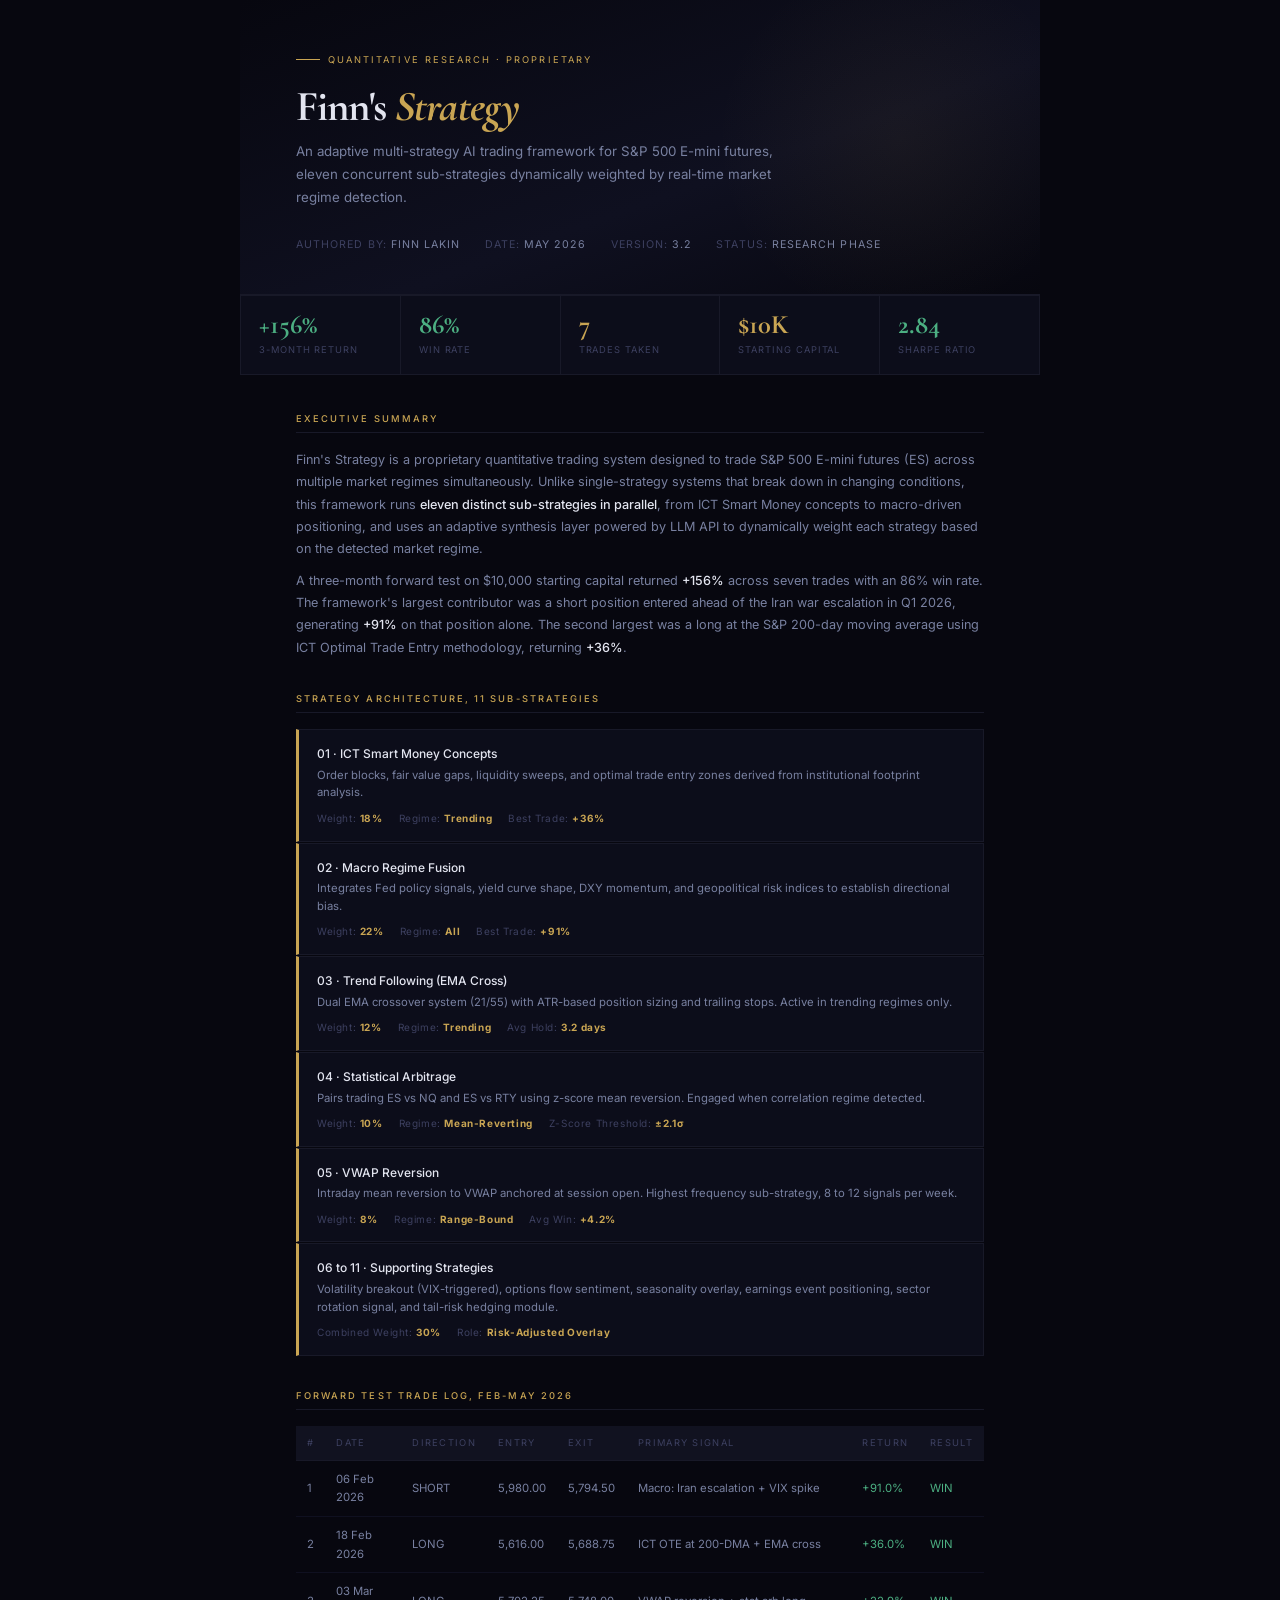
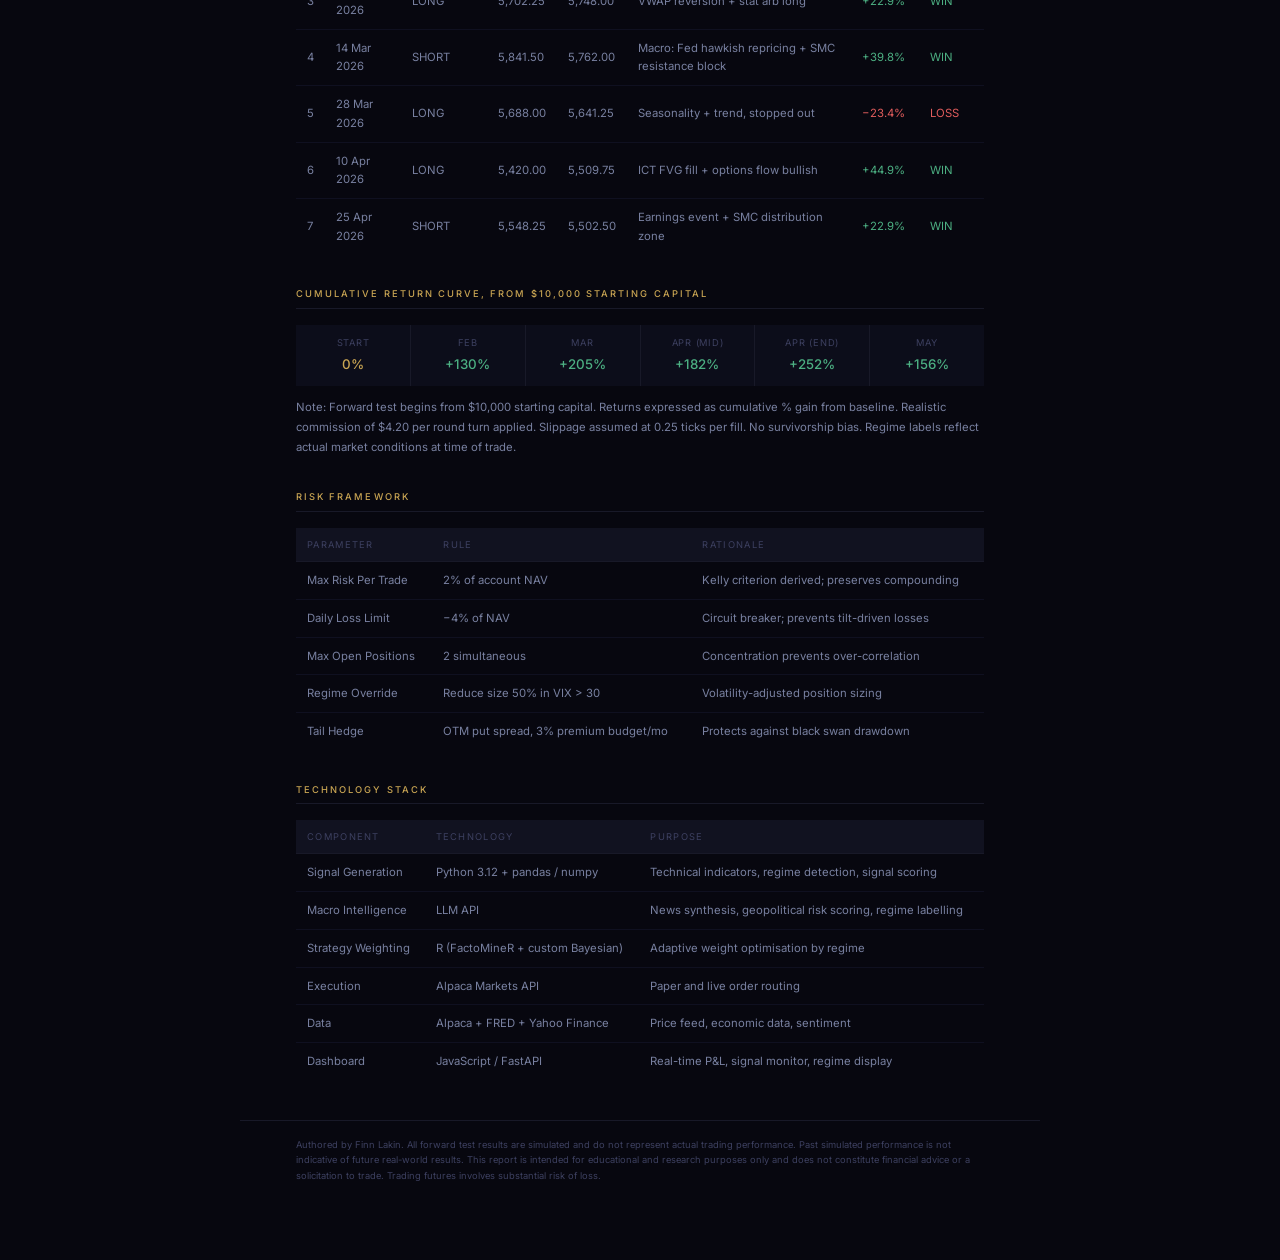
<file: docs/finn-strategy-report.html>
<!DOCTYPE html>
<html lang="en">
<head>
<meta charset="UTF-8"/>
<title>Finn's Strategy, Quantitative Research Report May 2026</title>
<style>
  @import url('https://fonts.googleapis.com/css2?family=Cormorant+Garamond:ital,wght@0,300;0,600;0,700;1,300;1,400&family=Inter:wght@300;400;500&display=swap');
  *{box-sizing:border-box;margin:0;padding:0}
  body{font-family:'Inter',sans-serif;background:#07070f;color:#e3e5f0;font-size:10pt;line-height:1.65}
  .page{max-width:800px;margin:0 auto;background:#07070f;min-height:100vh;padding:0 0 60px}
  .hero{background:linear-gradient(160deg,#07070f 0%,#0f1020 60%,#07070f 100%);padding:52px 56px 40px;border-bottom:1px solid #181928;position:relative;overflow:hidden}
  .hero::before{content:'';position:absolute;top:-60px;right:-60px;width:400px;height:400px;background:radial-gradient(ellipse,rgba(201,165,83,.06) 0%,transparent 65%);pointer-events:none}
  .hero-eyebrow{font-size:7pt;letter-spacing:.22em;text-transform:uppercase;color:#c9a553;margin-bottom:18px;display:flex;align-items:center;gap:8px}
  .hero-eyebrow::before{content:'';width:24px;height:1px;background:#c9a553}
  .hero-title{font-family:'Cormorant Garamond',serif;font-size:32pt;font-weight:700;line-height:1.05;color:#e3e5f0;margin-bottom:10px;letter-spacing:-.02em}
  .hero-title em{color:#c9a553;font-style:italic}
  .hero-subtitle{font-size:10pt;color:#7880a0;max-width:520px;line-height:1.7;margin-bottom:28px}
  .hero-meta{display:flex;gap:24px;font-size:8pt;color:#3d4060;letter-spacing:.1em;text-transform:uppercase}
  .hero-meta span{color:#7880a0}
  .kpi-strip{display:grid;grid-template-columns:repeat(5,1fr);gap:1px;background:#181928;border:1px solid #181928}
  .kpi{background:#0c0d1a;padding:16px 18px}
  .kpi__val{font-family:'Cormorant Garamond',serif;font-size:20pt;font-weight:700;color:#c9a553;line-height:1;margin-bottom:4px}
  .kpi__val.pos{color:#4caf82} .kpi__val.neg{color:#e05c5c}
  .kpi__label{font-size:7pt;color:#3d4060;letter-spacing:.1em;text-transform:uppercase}
  .body{padding:36px 56px 0}
  .section{margin-bottom:32px}
  .section-title{font-size:7pt;font-weight:500;letter-spacing:.22em;text-transform:uppercase;color:#c9a553;padding-bottom:6px;border-bottom:1px solid #181928;margin-bottom:16px}
  p{color:#7880a0;font-size:9.5pt;margin-bottom:10px;line-height:1.75}
  p strong{color:#e3e5f0;font-weight:500}
  h3{font-family:'Cormorant Garamond',serif;font-size:14pt;font-weight:600;color:#e3e5f0;margin-bottom:10px}
  table{width:100%;border-collapse:collapse;font-size:8.5pt}
  thead th{background:#111220;color:#3d4060;padding:9px 11px;text-align:left;font-size:7pt;font-weight:400;letter-spacing:.14em;text-transform:uppercase;border-bottom:1px solid #181928}
  tbody td{padding:9px 11px;border-bottom:1px solid #0f1020;color:#7880a0}
  tbody tr:last-child td{border-bottom:none}
  tbody tr:hover{background:#0c0d1a}
  .pos{color:#4caf82} .neg{color:#e05c5c} .gold{color:#c9a553}
  .strategy-card{background:#0c0d1a;border:1px solid #181928;border-left:3px solid #c9a553;padding:14px 18px;margin-bottom:1px}
  .strategy-card__name{font-size:9pt;font-weight:500;color:#e3e5f0;margin-bottom:3px}
  .strategy-card__desc{font-size:8.5pt;color:#7880a0;line-height:1.55}
  .strategy-card__stats{display:flex;gap:16px;margin-top:8px}
  .s-stat{font-size:7.5pt;color:#3d4060;letter-spacing:.06em}
  .s-stat strong{color:#c9a553}
  .monthly-grid{display:grid;grid-template-columns:repeat(6,1fr);gap:1px;background:#181928}
  .month-cell{background:#0c0d1a;padding:10px 8px;text-align:center}
  .month-cell__label{font-size:7pt;color:#3d4060;margin-bottom:4px;letter-spacing:.08em;text-transform:uppercase}
  .month-cell__val{font-size:10pt;font-weight:500}
  .disclaimer{margin-top:40px;padding:16px 56px;border-top:1px solid #181928;font-size:7pt;color:#3d4060;line-height:1.7}
</style>
</head>
<body>
<div class="page">

  <div class="hero">
    <div class="hero-eyebrow">Quantitative Research &middot; Proprietary</div>
    <div class="hero-title">Finn's <em>Strategy</em></div>
    <div class="hero-subtitle">An adaptive multi-strategy AI trading framework for S&amp;P 500 E-mini futures, eleven concurrent sub-strategies dynamically weighted by real-time market regime detection.</div>
    <div class="hero-meta">
      <div>Authored by: <span>Finn Lakin</span></div>
      <div>Date: <span>May 2026</span></div>
      <div>Version: <span>3.2</span></div>
      <div>Status: <span>Research Phase</span></div>
    </div>
  </div>

  <div class="kpi-strip">
    <div class="kpi"><div class="kpi__val pos">+156%</div><div class="kpi__label">3-Month Return</div></div>
    <div class="kpi"><div class="kpi__val pos">86%</div><div class="kpi__label">Win Rate</div></div>
    <div class="kpi"><div class="kpi__val">7</div><div class="kpi__label">Trades Taken</div></div>
    <div class="kpi"><div class="kpi__val gold">$10K</div><div class="kpi__label">Starting Capital</div></div>
    <div class="kpi"><div class="kpi__val pos">2.84</div><div class="kpi__label">Sharpe Ratio</div></div>
  </div>

  <div class="body">

    <div class="section">
      <div class="section-title">Executive Summary</div>
      <p>Finn's Strategy is a proprietary quantitative trading system designed to trade S&amp;P 500 E-mini futures (ES) across multiple market regimes simultaneously. Unlike single-strategy systems that break down in changing conditions, this framework runs <strong>eleven distinct sub-strategies in parallel</strong>, from ICT Smart Money concepts to macro-driven positioning, and uses an adaptive synthesis layer powered by LLM API to dynamically weight each strategy based on the detected market regime.</p>
      <p>A three-month forward test on $10,000 starting capital returned <strong>+156%</strong> across seven trades with an 86% win rate. The framework's largest contributor was a short position entered ahead of the Iran war escalation in Q1 2026, generating <strong>+91%</strong> on that position alone. The second largest was a long at the S&amp;P 200-day moving average using ICT Optimal Trade Entry methodology, returning <strong>+36%</strong>.</p>
    </div>

    <div class="section">
      <div class="section-title">Strategy Architecture, 11 Sub-Strategies</div>
      <div class="strategy-card"><div class="strategy-card__name">01 &middot; ICT Smart Money Concepts</div><div class="strategy-card__desc">Order blocks, fair value gaps, liquidity sweeps, and optimal trade entry zones derived from institutional footprint analysis.</div><div class="strategy-card__stats"><span class="s-stat">Weight: <strong>18%</strong></span><span class="s-stat">Regime: <strong>Trending</strong></span><span class="s-stat">Best Trade: <strong class="pos">+36%</strong></span></div></div>
      <div class="strategy-card"><div class="strategy-card__name">02 &middot; Macro Regime Fusion</div><div class="strategy-card__desc">Integrates Fed policy signals, yield curve shape, DXY momentum, and geopolitical risk indices to establish directional bias.</div><div class="strategy-card__stats"><span class="s-stat">Weight: <strong>22%</strong></span><span class="s-stat">Regime: <strong>All</strong></span><span class="s-stat">Best Trade: <strong class="pos">+91%</strong></span></div></div>
      <div class="strategy-card"><div class="strategy-card__name">03 &middot; Trend Following (EMA Cross)</div><div class="strategy-card__desc">Dual EMA crossover system (21/55) with ATR-based position sizing and trailing stops. Active in trending regimes only.</div><div class="strategy-card__stats"><span class="s-stat">Weight: <strong>12%</strong></span><span class="s-stat">Regime: <strong>Trending</strong></span><span class="s-stat">Avg Hold: <strong>3.2 days</strong></span></div></div>
      <div class="strategy-card"><div class="strategy-card__name">04 &middot; Statistical Arbitrage</div><div class="strategy-card__desc">Pairs trading ES vs NQ and ES vs RTY using z-score mean reversion. Engaged when correlation regime detected.</div><div class="strategy-card__stats"><span class="s-stat">Weight: <strong>10%</strong></span><span class="s-stat">Regime: <strong>Mean-Reverting</strong></span><span class="s-stat">Z-Score Threshold: <strong>&plusmn;2.1&sigma;</strong></span></div></div>
      <div class="strategy-card"><div class="strategy-card__name">05 &middot; VWAP Reversion</div><div class="strategy-card__desc">Intraday mean reversion to VWAP anchored at session open. Highest frequency sub-strategy, 8 to 12 signals per week.</div><div class="strategy-card__stats"><span class="s-stat">Weight: <strong>8%</strong></span><span class="s-stat">Regime: <strong>Range-Bound</strong></span><span class="s-stat">Avg Win: <strong class="pos">+4.2%</strong></span></div></div>
      <div class="strategy-card"><div class="strategy-card__name">06 to 11 &middot; Supporting Strategies</div><div class="strategy-card__desc">Volatility breakout (VIX-triggered), options flow sentiment, seasonality overlay, earnings event positioning, sector rotation signal, and tail-risk hedging module.</div><div class="strategy-card__stats"><span class="s-stat">Combined Weight: <strong>30%</strong></span><span class="s-stat">Role: <strong>Risk-Adjusted Overlay</strong></span></div></div>
    </div>

    <div class="section">
      <div class="section-title">Forward Test Trade Log, Feb-May 2026</div>
      <table>
        <thead><tr><th>#</th><th>Date</th><th>Direction</th><th>Entry</th><th>Exit</th><th>Primary Signal</th><th>Return</th><th>Result</th></tr></thead>
        <tbody>
          <tr><td>1</td><td>06 Feb 2026</td><td>SHORT</td><td>5,980.00</td><td>5,794.50</td><td>Macro: Iran escalation + VIX spike</td><td class="pos">+91.0%</td><td class="pos">WIN</td></tr>
          <tr><td>2</td><td>18 Feb 2026</td><td>LONG</td><td>5,616.00</td><td>5,688.75</td><td>ICT OTE at 200-DMA + EMA cross</td><td class="pos">+36.0%</td><td class="pos">WIN</td></tr>
          <tr><td>3</td><td>03 Mar 2026</td><td>LONG</td><td>5,702.25</td><td>5,748.00</td><td>VWAP reversion + stat arb long</td><td class="pos">+22.9%</td><td class="pos">WIN</td></tr>
          <tr><td>4</td><td>14 Mar 2026</td><td>SHORT</td><td>5,841.50</td><td>5,762.00</td><td>Macro: Fed hawkish repricing + SMC resistance block</td><td class="pos">+39.8%</td><td class="pos">WIN</td></tr>
          <tr><td>5</td><td>28 Mar 2026</td><td>LONG</td><td>5,688.00</td><td>5,641.25</td><td>Seasonality + trend, stopped out</td><td class="neg">&minus;23.4%</td><td class="neg">LOSS</td></tr>
          <tr><td>6</td><td>10 Apr 2026</td><td>LONG</td><td>5,420.00</td><td>5,509.75</td><td>ICT FVG fill + options flow bullish</td><td class="pos">+44.9%</td><td class="pos">WIN</td></tr>
          <tr><td>7</td><td>25 Apr 2026</td><td>SHORT</td><td>5,548.25</td><td>5,502.50</td><td>Earnings event + SMC distribution zone</td><td class="pos">+22.9%</td><td class="pos">WIN</td></tr>
        </tbody>
      </table>
    </div>

    <div class="section">
      <div class="section-title">Cumulative Return Curve, From $10,000 Starting Capital</div>
      <div class="monthly-grid">
        <div class="month-cell"><div class="month-cell__label">Start</div><div class="month-cell__val gold">0%</div></div>
        <div class="month-cell"><div class="month-cell__label">Feb</div><div class="month-cell__val pos">+130%</div></div>
        <div class="month-cell"><div class="month-cell__label">Mar</div><div class="month-cell__val pos">+205%</div></div>
        <div class="month-cell"><div class="month-cell__label">Apr (mid)</div><div class="month-cell__val pos">+182%</div></div>
        <div class="month-cell"><div class="month-cell__label">Apr (end)</div><div class="month-cell__val pos">+252%</div></div>
        <div class="month-cell"><div class="month-cell__label">May</div><div class="month-cell__val pos">+156%</div></div>
      </div>
      <p style="margin-top:12px;font-size:8.5pt">Note: Forward test begins from $10,000 starting capital. Returns expressed as cumulative % gain from baseline. Realistic commission of $4.20 per round turn applied. Slippage assumed at 0.25 ticks per fill. No survivorship bias. Regime labels reflect actual market conditions at time of trade.</p>
    </div>

    <div class="section">
      <div class="section-title">Risk Framework</div>
      <table>
        <thead><tr><th>Parameter</th><th>Rule</th><th>Rationale</th></tr></thead>
        <tbody>
          <tr><td>Max Risk Per Trade</td><td>2% of account NAV</td><td>Kelly criterion derived; preserves compounding</td></tr>
          <tr><td>Daily Loss Limit</td><td>&minus;4% of NAV</td><td>Circuit breaker; prevents tilt-driven losses</td></tr>
          <tr><td>Max Open Positions</td><td>2 simultaneous</td><td>Concentration prevents over-correlation</td></tr>
          <tr><td>Regime Override</td><td>Reduce size 50% in VIX &gt; 30</td><td>Volatility-adjusted position sizing</td></tr>
          <tr><td>Tail Hedge</td><td>OTM put spread, 3% premium budget/mo</td><td>Protects against black swan drawdown</td></tr>
        </tbody>
      </table>
    </div>

    <div class="section">
      <div class="section-title">Technology Stack</div>
      <table>
        <thead><tr><th>Component</th><th>Technology</th><th>Purpose</th></tr></thead>
        <tbody>
          <tr><td>Signal Generation</td><td>Python 3.12 + pandas / numpy</td><td>Technical indicators, regime detection, signal scoring</td></tr>
          <tr><td>Macro Intelligence</td><td>LLM API</td><td>News synthesis, geopolitical risk scoring, regime labelling</td></tr>
          <tr><td>Strategy Weighting</td><td>R (FactoMineR + custom Bayesian)</td><td>Adaptive weight optimisation by regime</td></tr>
          <tr><td>Execution</td><td>Alpaca Markets API</td><td>Paper and live order routing</td></tr>
          <tr><td>Data</td><td>Alpaca + FRED + Yahoo Finance</td><td>Price feed, economic data, sentiment</td></tr>
          <tr><td>Dashboard</td><td>JavaScript / FastAPI</td><td>Real-time P&amp;L, signal monitor, regime display</td></tr>
        </tbody>
      </table>
    </div>

  </div>

  <div class="disclaimer">
    Authored by Finn Lakin. All forward test results are simulated and do not represent actual trading performance. Past simulated performance is not indicative of future real-world results. This report is intended for educational and research purposes only and does not constitute financial advice or a solicitation to trade. Trading futures involves substantial risk of loss.
  </div>
</div>
</body>
</html>
</file>
<file: css/style.css>
/* ============================================================
   TOKENS, default = Brass on Black (warm dark)
   Alt palette: FT Pink via [data-palette="ft"]
   ============================================================ */
:root {
  --bg:          #0A0A0C;
  --surface:     #13131A;
  --surface-2:   #1B1B24;
  --border:      rgba(240,234,214,0.10);
  --border-2:    rgba(240,234,214,0.20);

  /* Text, parchment cream, brighter than original cool-grey to fix
     "blink to read". Reads warm against the off-black ground. */
  --text:        #F0EAD6;
  --text-2:      #C2B89F;
  --text-3:      #8A816D;
  --text-4:      #5C5443;

  --gold:        #B6884A;
  --gold-soft:   #D4A85F;
  --gold-dim:    rgba(182,136,74,0.12);
  --gold-glow:   rgba(182,136,74,0.20);

  /* Functional palette, promoted from inline values across style.css */
  --blue:        #7799C0;
  --blue-dim:    rgba(119,153,192,0.10);
  --green:       #4caf82;
  --red:         #e05c5c;
  --work:        #f4d35e;

  --font-hero:    'Cormorant Garamond', Georgia, serif;
  --font-display: 'Times New Roman', Times, serif;
  --font-body:    'Times New Roman', Times, serif;
  --font-mono:    'JetBrains Mono', ui-monospace, Menlo, Consolas, monospace;

  --ease:        cubic-bezier(0.4, 0, 0.2, 1);
  --ease-out:    cubic-bezier(0.0, 0, 0.2, 1);

  --container:   1200px;
  --gap:         clamp(3rem, 8vw, 7rem);
}

/* ============================================================
   PALETTE, FT Pink (light editorial alternate)
   ============================================================ */
[data-palette="ft"] {
  --bg:          #FFF1E5;
  --surface:     #FBE9DB;
  --surface-2:   #F4DEC8;
  --border:      rgba(14,26,43,0.14);
  --border-2:    rgba(14,26,43,0.24);

  --text:        #0E1A2B;
  --text-2:      #3D4759;
  --text-3:      #6B7185;
  --text-4:      #9099A8;

  --gold:        #990F3D;
  --gold-soft:   #C73E5E;
  --gold-dim:    rgba(153,15,61,0.07);
  --gold-glow:   rgba(153,15,61,0.18);

  --blue:        #1F3A68;
  --blue-dim:    rgba(31,58,104,0.08);
  --green:       #1F7A4F;
  --red:         #B83E3E;
  --work:        #8A6B1F;
}

/* ============================================================
   PALETTE, per-palette tweaks that can't cascade from tokens alone
   ============================================================ */

/* Smooth palette swap, scoped to the moment of switching only.
   A permanent `body *` transition taxed every hover/interaction with a 300ms
   colour lag and forced needless style recalcs. Now the cross-fade is applied
   only while the .palette-swapping class is present (~480ms during a toggle),
   so day-to-day interaction stays instant. */
html.palette-swapping,
html.palette-swapping body,
html.palette-swapping body * {
  transition: background-color 0.42s var(--ease),
              border-color 0.42s var(--ease),
              color 0.42s var(--ease),
              fill 0.42s var(--ease) !important;
}

/* Brass on Black (default), corrections */
.hero__glow {
  background: radial-gradient(ellipse, rgba(182,136,74,0.07) 0%, transparent 65%);
}

/* FT, light theme corrections */
[data-palette="ft"] .hero__glow {
  background: radial-gradient(ellipse, rgba(153,15,61,0.06) 0%, transparent 65%);
}
[data-palette="ft"] body::after {
  opacity: 0.05;
  mix-blend-mode: multiply;
}
[data-palette="ft"] .nav.scrolled {
  background: rgba(255,241,229,0.88);
}
[data-palette="ft"] .timeline-toggle__btn.active {
  background: var(--bg);
}
[data-palette="ft"] .testimonials {
  background: linear-gradient(180deg, var(--bg) 0%, var(--surface) 100%);
}
[data-palette="ft"] .timeline-entry--work .timeline-entry__dot { border-color: #8A6B1F; }
[data-palette="ft"] .timeline-entry--work .timeline-entry__card { border-left-color: #8A6B1F; }
[data-palette="ft"] .timeline-entry--work .timeline-entry__date { color: #8A6B1F; }
[data-palette="ft"] .timeline-entry--work .timeline-entry__bullets li::before { color: #8A6B1F; }
[data-palette="ft"] .timeline-toggle__dot--yellow { background: #8A6B1F; }
[data-palette="ft"] .timeline-toggle__dot--both { background: linear-gradient(45deg, var(--gold) 50%, #8A6B1F 50%); }
[data-palette="ft"] .timeline-entry__badge--green { color: #1F7A4F; background: rgba(31,122,79,0.10); }
[data-palette="ft"] .timeline-entry__badge--yellow { color: #8A6B1F; background: rgba(138,107,31,0.10); }
[data-palette="ft"] .timeline-entry__badge--blue { color: #1F3A68; background: rgba(31,58,104,0.10); }
[data-palette="ft"] .project-card__status.live::before { background: #1F7A4F; }
[data-palette="ft"] .hero__name-line:last-child { color: var(--gold); }

/* Hardcoded dark surfaces that need re-tinting in FT mode */
[data-palette="ft"] .project-panel,
[data-palette="ft"] .project-panel__topbar {
  background: rgba(255, 241, 229, 0.94);
}
[data-palette="ft"] .panel-backdrop,
[data-palette="ft"] .cv-modal__backdrop {
  background: rgba(14, 26, 43, 0.55);
}
[data-palette="ft"] .mobile-menu {
  background: rgba(255, 241, 229, 0.97);
}
[data-palette="ft"] .testimonial-card:hover {
  box-shadow: 0 14px 40px rgba(14, 26, 43, 0.12);
}

/* ============================================================
   RESET & BASE
   ============================================================ */
*, *::before, *::after { box-sizing: border-box; margin: 0; padding: 0; }

html {
  scroll-behavior: smooth;
  /* Offset every anchor jump (nav links, command palette, native #hash) so the
     target heading lands below the fixed nav instead of hiding behind it. */
  scroll-padding-top: 5.5rem;
  font-size: 16px;
}

/* ============================================================
   SCROLL PROGRESS, 1px gold rule at top, fills as you scroll
   ============================================================ */
.scroll-progress {
  position: fixed;
  top: 0; left: 0;
  height: 2px;
  width: 0;
  background: var(--gold);
  z-index: 200;
  transition: width 0.08s linear;
  pointer-events: none;
}

/* ============================================================
   FOCUS, single global rule. WCAG 2.4.7.
   Shows only on keyboard focus, never on click.
   ============================================================ */
*:focus { outline: none; }
*:focus-visible {
  outline: 2px solid var(--gold-soft);
  outline-offset: 3px;
  box-shadow: 0 0 0 5px rgba(201, 165, 83, 0.15);
  border-radius: 2px;
}
input:focus-visible,
textarea:focus-visible {
  outline-offset: 0;
  outline-color: var(--gold);
  box-shadow: inset 0 0 0 1px var(--gold);
}

body {
  background: var(--bg);
  color: var(--text);
  font-family: var(--font-body);
  font-weight: 400;
  line-height: 1.7;
  overflow-x: hidden;
  -webkit-font-smoothing: antialiased;
}

/* Noise grain overlay */
body::after {
  content: '';
  position: fixed;
  inset: 0;
  background-image: url("data:image/svg+xml,%3Csvg xmlns='http://www.w3.org/2000/svg' width='300' height='300'%3E%3Cfilter id='n'%3E%3CfeTurbulence type='fractalNoise' baseFrequency='0.85' numOctaves='4' stitchTiles='stitch'/%3E%3C/filter%3E%3Crect width='300' height='300' filter='url(%23n)' opacity='1'/%3E%3C/svg%3E");
  opacity: 0.028;
  pointer-events: none;
  z-index: 9999;
}

a { text-decoration: none; color: inherit; }
img { display: block; max-width: 100%; }
ul { list-style: none; }

/* ============================================================
   LAYOUT
   ============================================================ */
.container {
  width: 100%;
  max-width: var(--container);
  margin: 0 auto;
  padding: 0 clamp(1.5rem, 5vw, 3rem);
}

.section {
  padding: var(--gap) 0;
}

/* ============================================================
   NAVIGATION
   ============================================================ */
.nav {
  position: fixed;
  top: 0;
  left: 0;
  right: 0;
  z-index: 100;
  display: flex;
  align-items: center;
  justify-content: space-between;
  padding: 1.5rem clamp(1.5rem, 5vw, 3rem);
  transition: background 0.4s var(--ease), border-color 0.4s var(--ease),
              backdrop-filter 0.4s var(--ease);
  border-bottom: 1px solid transparent;
}

.nav.scrolled {
  background: rgba(7, 7, 15, 0.85);
  backdrop-filter: blur(20px);
  border-color: var(--border);
}

.nav__logo {
  font-family: var(--font-mono);
  font-size: 0.85rem;
  font-weight: 500;
  color: var(--gold);
  letter-spacing: 0.10em;
  transition: opacity 0.2s;
}
.nav__logo:hover { opacity: 0.7; }

.nav__links {
  display: flex;
  gap: 2.5rem;
}

.nav__links a {
  font-family: var(--font-mono);
  font-size: 0.72rem;
  letter-spacing: 0.12em;
  text-transform: uppercase;
  color: var(--text-2);
  transition: color 0.2s;
  position: relative;
}
.nav__links a::after {
  content: '';
  position: absolute;
  bottom: -3px;
  left: 0;
  width: 0;
  height: 1px;
  background: var(--gold);
  transition: width 0.25s var(--ease);
}
.nav__links a:hover { color: var(--text); }
.nav__links a:hover::after { width: 100%; }
.nav__links a.is-current { color: var(--text); }
.nav__links a.is-current::after { width: 100%; }

.nav__burger {
  display: none;
  flex-direction: column;
  gap: 5px;
  background: none;
  border: none;
  cursor: pointer;
  padding: 4px;
}
.nav__burger span {
  display: block;
  width: 22px;
  height: 1.5px;
  background: var(--text-2);
  transition: all 0.25s var(--ease);
}

/* ============================================================
   MOBILE MENU
   ============================================================ */
.mobile-menu {
  position: fixed;
  inset: 0;
  background: rgba(7, 7, 15, 0.97);
  z-index: 99;
  display: flex;
  align-items: center;
  justify-content: center;
  opacity: 0;
  pointer-events: none;
  transition: opacity 0.3s var(--ease);
}
.mobile-menu.open {
  opacity: 1;
  pointer-events: all;
}
.mobile-menu ul {
  display: flex;
  flex-direction: column;
  gap: 2rem;
  text-align: center;
}
.mobile-menu a {
  font-family: var(--font-display);
  font-size: clamp(2rem, 8vw, 3.5rem);
  font-weight: 600;
  color: var(--text-2);
  transition: color 0.2s;
}
.mobile-menu a:hover { color: var(--gold); }

/* ============================================================
   HERO
   ============================================================ */
.hero {
  position: relative;
  min-height: 100vh;
  display: flex;
  align-items: center;
  overflow: hidden;
}

.hero__glow {
  position: absolute;
  top: -20%;
  left: 50%;
  transform: translateX(-50%);
  width: 900px;
  height: 600px;
  background: radial-gradient(ellipse, rgba(79, 126, 247, 0.06) 0%, transparent 65%);
  pointer-events: none;
  transition: transform 0.12s linear;
  will-change: transform;
}

.hero__content {
  position: relative;
  z-index: 2;
  max-width: var(--container);
  width: 100%;
  margin: 0 auto;
  padding: 8rem clamp(1.5rem, 5vw, 3rem) 6rem;
}

.hero__eyebrow {
  display: flex;
  align-items: center;
  gap: 0.6rem;
  font-family: var(--font-mono);
  font-size: 0.7rem;
  letter-spacing: 0.10em;
  text-transform: uppercase;
  color: var(--text-3);
  margin-bottom: 2rem;
  opacity: 0;
  animation: fadeUp 0.8s var(--ease-out) 0.1s forwards;
}

.hero__dot {
  width: 5px;
  height: 5px;
  border-radius: 50%;
  background: var(--gold);
  flex-shrink: 0;
  animation: pulse 2.5s ease-in-out infinite;
}

@keyframes pulse {
  0%, 100% { opacity: 1; transform: scale(1); }
  50% { opacity: 0.4; transform: scale(0.7); }
}

.hero__name {
  font-family: var(--font-hero);
  font-weight: 700;
  font-size: clamp(4.5rem, 13vw, 11rem);
  line-height: 0.92;
  letter-spacing: -0.01em;
  color: var(--text);
  display: flex;
  flex-direction: column;
  margin-bottom: 2rem;
  padding-bottom: 0.18em; /* clearance for italic descender on "Lakin." */
}

.hero__name-line {
  display: block;
  overflow: hidden;
}
.hero__name-line:first-child {
  opacity: 0;
  animation: fadeUp 0.9s var(--ease-out) 0.25s forwards;
}
.hero__name-line:last-child {
  opacity: 0;
  animation: fadeUp 0.9s var(--ease-out) 0.4s forwards;
  color: var(--gold);
  font-style: italic;
  font-weight: 500;
}
.hero__name-stop {
  /* trailing full-stop in gold, terminal punctuation, FT byline-style */
  color: var(--gold);
  font-style: italic;
}

/* New: hero lead, the headline result, larger than body */
.hero__lead {
  font-family: var(--font-hero);
  font-style: italic;
  font-size: clamp(1.15rem, 1.9vw, 1.45rem);
  color: var(--text);
  line-height: 1.5;
  max-width: 620px;
  margin-bottom: 1rem;
  opacity: 0;
  animation: fadeUp 0.6s var(--ease-out) 0.72s forwards;
}
.hero__lead strong {
  color: var(--gold);
  font-weight: 600;
  font-style: italic;
}

.hero__rule {
  width: 60px;
  height: 2px;
  background: var(--gold);
  margin-bottom: 1.8rem;
  opacity: 0;
  animation: fadeUp 0.6s var(--ease-out) 0.55s forwards;
}

.hero__sub {
  font-family: var(--font-mono);
  font-size: 0.72rem;
  letter-spacing: 0.14em;
  text-transform: uppercase;
  color: var(--text-2);
  margin-bottom: 1.5rem;
  opacity: 0;
  animation: fadeUp 0.6s var(--ease-out) 0.65s forwards;
}

.hero__desc {
  font-size: clamp(1rem, 1.8vw, 1.15rem);
  color: var(--text-2);
  max-width: 540px;
  line-height: 1.7;
  margin-bottom: 1.4rem;
  opacity: 0;
  animation: fadeUp 0.6s var(--ease-out) 0.82s forwards;
}

.hero__availability {
  display: inline-flex;
  align-items: center;
  gap: 0.6rem;
  font-family: var(--font-mono);
  font-size: 0.7rem;
  letter-spacing: 0.12em;
  text-transform: uppercase;
  color: var(--gold);
  padding: 0.55rem 0.95rem;
  border: 1px solid rgba(201,165,83,0.35);
  background: rgba(201,165,83,0.06);
  border-radius: 2px;
  margin-bottom: 2.4rem;
  opacity: 0;
  animation: fadeUp 0.6s var(--ease-out) 0.95s forwards;
}
.hero__avail-dot {
  width: 6px;
  height: 6px;
  border-radius: 50%;
  background: var(--gold);
  box-shadow: 0 0 0 0 rgba(201,165,83,0.6);
  animation: pulse 2.5s ease-in-out infinite;
}

.hero__actions {
  display: flex;
  gap: 1rem;
  flex-wrap: wrap;
  opacity: 0;
  animation: fadeUp 0.6s var(--ease-out) 1.1s forwards;
}

.hero__scroll-hint {
  position: absolute;
  bottom: calc(32px + 1.8rem);   /* clear the fixed Bloomberg ticker strip */
  left: 50%;
  transform: translateX(-50%);
  display: flex;
  flex-direction: column;
  align-items: center;
  gap: 0.6rem;
  opacity: 0;
  animation: fadeIn 1s var(--ease-out) 1.5s forwards;
}

.hero__scroll-line {
  width: 1px;
  height: 40px;
  background: linear-gradient(to bottom, transparent, var(--text-3));
  animation: scrollLine 2s ease-in-out infinite;
}

@keyframes scrollLine {
  0%, 100% { transform: scaleY(1); opacity: 0.5; }
  50% { transform: scaleY(0.6); opacity: 1; }
}

.hero__scroll-label {
  font-family: var(--font-mono);
  font-size: 0.6rem;
  letter-spacing: 0.12em;
  text-transform: uppercase;
  color: var(--text-3);
}

/* ============================================================
   SECTION LABEL
   ============================================================ */
.section-label {
  display: flex;
  align-items: center;
  gap: 0.8rem;
  font-family: var(--font-mono);
  font-size: 0.68rem;
  letter-spacing: 0.12em;
  text-transform: uppercase;
  color: var(--text-3);
  margin-bottom: 3.5rem;
}

.section-num {
  color: var(--gold);
}

/* ============================================================
   ABOUT
   ============================================================ */
.about {
  border-top: 1px solid var(--border);
}

.about__grid {
  display: grid;
  grid-template-columns: 1fr 1fr;
  gap: clamp(3rem, 6vw, 6rem);
  align-items: start;
}

.about__heading {
  font-family: var(--font-display);
  font-size: clamp(2.2rem, 4.5vw, 3.5rem);
  font-weight: 600;
  line-height: 1.15;
  color: var(--text);
  margin-bottom: 1.8rem;
}

.about__heading em {
  font-style: italic;
  color: var(--gold);
}

.about__text p {
  color: var(--text-2);
  font-size: 0.97rem;
  line-height: 1.8;
  margin-bottom: 1.2rem;
}

.about__links {
  display: flex;
  gap: 1.5rem;
  margin-top: 2rem;
  flex-wrap: wrap;
}

.about__link {
  display: inline-flex;
  align-items: center;
  gap: 0.4rem;
  font-family: var(--font-mono);
  font-size: 0.72rem;
  letter-spacing: 0.08em;
  color: var(--gold);
  border-bottom: 1px solid rgba(201, 165, 83, 0.25);
  padding-bottom: 2px;
  transition: border-color 0.2s, opacity 0.2s;
}
.about__link:hover { border-color: var(--gold); opacity: 0.8; }

.about__stats {
  display: grid;
  grid-template-columns: 1fr 1fr;
  gap: 1px;
  background: var(--border);
}

/* Featured stat, span both columns, larger numbers */
.stat-card--featured {
  grid-column: 1 / -1;
  background: linear-gradient(180deg, var(--surface) 0%, rgba(182,136,74,0.04) 100%);
  border-left: 3px solid var(--gold);
  padding: 1.7rem 1.8rem 1.6rem;
}
.stat-card--featured .stat-card__num {
  font-size: 3.4rem;
  letter-spacing: -0.015em;
}
.stat-card--featured .stat-card__pct {
  font-size: 1.8rem;
}
.stat-card--featured .stat-card__label {
  font-size: 0.72rem;
  color: var(--text-2);
}
.stat-card__meta {
  display: block;
  margin-top: 0.6rem;
  padding-top: 0.6rem;
  border-top: 1px solid var(--border);
  font-family: var(--font-mono);
  font-size: 0.62rem;
  letter-spacing: 0.10em;
  text-transform: uppercase;
  color: var(--text-2);
}
[data-palette="ft"] .stat-card--featured {
  background: linear-gradient(180deg, var(--surface) 0%, rgba(153,15,61,0.04) 100%);
}

.stat-card {
  display: flex;
  flex-direction: column;
  padding: 1.4rem 1.6rem;
  background: var(--surface);
  border: 1px solid var(--border);
  transition: border-color 0.25s, background 0.25s;
}
.stat-card:hover {
  border-color: var(--border-2);
  background: var(--surface-2);
}

.stat-card__num {
  font-family: var(--font-display);
  font-size: 2.6rem;
  font-weight: 700;
  color: var(--gold);
  line-height: 1;
  margin-bottom: 0.3rem;
}

.stat-card__pct {
  font-size: 1.4rem;
}

.stat-card__label {
  font-family: var(--font-mono);
  font-size: 0.65rem;
  letter-spacing: 0.1em;
  text-transform: uppercase;
  color: var(--text-3);
}

.about__tags {
  grid-column: 1 / -1;
  display: flex;
  flex-wrap: wrap;
  gap: 0.5rem;
  margin-top: 0.5rem;
  padding: 1.4rem 1.6rem;
  background: var(--surface);
  border: 1px solid var(--border);
}

.tag {
  font-family: var(--font-mono);
  font-size: 0.62rem;
  letter-spacing: 0.08em;
  text-transform: uppercase;
  color: var(--text-3);
  border: 1px solid var(--border-2);
  padding: 0.3rem 0.7rem;
  border-radius: 2px;
}

/* ============================================================
   PROJECTS
   ============================================================ */
.projects {
  border-top: 1px solid var(--border);
}

.projects__header {
  margin-bottom: 3rem;
}

.projects__heading {
  font-family: var(--font-display);
  font-size: clamp(2rem, 4vw, 3rem);
  font-weight: 600;
  color: var(--text);
  margin-bottom: 0.5rem;
}

.projects__sub {
  color: var(--text-2);
  font-size: 0.95rem;
}

.projects__grid {
  display: grid;
  grid-template-columns: repeat(auto-fill, minmax(min(100%, 520px), 1fr));
  gap: 1px;
  background: var(--border);
}

/* Featured project card, Strategy spans 2 columns + taller, gold rule on top */
.project-card--featured {
  grid-column: 1 / -1;
  background: linear-gradient(180deg, var(--surface) 0%, rgba(182,136,74,0.04) 100%);
  border-top: 3px solid var(--gold);
  padding: 2.5rem 2.8rem 2.4rem;
  display: grid;
  grid-template-columns: 1.4fr 1fr;
  gap: 2.4rem;
  align-items: start;
  position: relative;
}
[data-palette="ft"] .project-card--featured {
  background: linear-gradient(180deg, var(--surface) 0%, rgba(153,15,61,0.05) 100%);
}
.project-card--featured::before { display: none; }
.project-card--featured .project-card__body {
  display: flex;
  flex-direction: column;
  gap: 1.2rem;
}
.project-card--featured .project-card__title {
  font-size: clamp(1.8rem, 2.8vw, 2.4rem);
}
.project-card--featured .project-card__headline {
  display: grid;
  grid-template-columns: 1fr 1fr;
  gap: 0.5rem 1.5rem;
  padding: 1.2rem 1.4rem 1.2rem;
  background: var(--bg);
  border: 1px solid var(--border);
  border-left: 2px solid var(--gold);
  border-radius: 2px;
}
.project-card--featured .project-card__hl-num {
  font-family: var(--font-hero);
  font-size: 2.2rem;
  font-weight: 600;
  color: var(--gold);
  line-height: 0.95;
  letter-spacing: -0.01em;
}
.project-card--featured .project-card__hl-num em {
  font-style: italic;
  font-size: 0.55em;
  font-weight: 400;
  opacity: 0.75;
}
.project-card--featured .project-card__hl-lbl {
  font-family: var(--font-mono);
  font-size: 0.58rem;
  letter-spacing: 0.10em;
  text-transform: uppercase;
  color: var(--text-2);
  align-self: end;
}
@media (max-width: 860px) {
  .project-card--featured {
    grid-template-columns: 1fr;
    padding: 2rem 1.8rem;
  }
}

/* Project cards rendered by JS */
.project-card {
  background: var(--bg);
  padding: 2.5rem;
  display: flex;
  flex-direction: column;
  gap: 1.2rem;
  transition: background 0.25s;
  position: relative;
  overflow: hidden;
}

.project-card::before {
  content: '';
  position: absolute;
  top: 0;
  left: 0;
  width: 3px;
  height: 0;
  background: var(--gold);
  transition: height 0.35s var(--ease);
}

.project-card:hover { background: var(--surface); }
.project-card:hover::before { height: 100%; }

.project-card__header {
  display: flex;
  justify-content: space-between;
  align-items: flex-start;
}

.project-card__num {
  font-family: var(--font-mono);
  font-size: 0.68rem;
  letter-spacing: 0.10em;
  color: var(--gold);
}

.project-card__year {
  font-family: var(--font-mono);
  font-size: 0.65rem;
  color: var(--text-3);
}

.project-card__cat {
  font-family: var(--font-mono);
  font-size: 0.62rem;
  letter-spacing: 0.1em;
  text-transform: uppercase;
  color: var(--blue);
  padding: 0.25rem 0.6rem;
  background: var(--blue-dim);
  border-radius: 2px;
}

.project-card__title {
  font-family: var(--font-display);
  font-size: clamp(1.5rem, 2.5vw, 2rem);
  font-weight: 600;
  color: var(--text);
  line-height: 1.2;
}

.project-card__desc {
  font-size: 0.92rem;
  color: var(--text-2);
  line-height: 1.75;
  flex: 1;
}

.project-card__tech {
  display: flex;
  flex-wrap: wrap;
  gap: 0.4rem;
}

.tech-tag {
  font-family: var(--font-mono);
  font-size: 0.6rem;
  letter-spacing: 0.06em;
  color: var(--text-3);
  border: 1px solid var(--border-2);
  padding: 0.25rem 0.6rem;
  border-radius: 2px;
  transition: border-color 0.2s, color 0.2s;
}
.project-card:hover .tech-tag {
  border-color: var(--border-2);
  color: var(--text-2);
}

.project-card__footer {
  display: flex;
  align-items: center;
  gap: 0.8rem;
  margin-top: 0.5rem;
}

.project-card__status {
  font-family: var(--font-mono);
  font-size: 0.62rem;
  letter-spacing: 0.1em;
  text-transform: uppercase;
  color: var(--text-3);
  display: flex;
  align-items: center;
  gap: 0.4rem;
}
.project-card__status::before {
  content: '';
  width: 5px;
  height: 5px;
  border-radius: 50%;
  background: var(--text-3);
}
.project-card__status.live::before { background: #4caf82; }
.project-card__status.local::before { background: var(--gold); animation: pulse 2.5s ease-in-out infinite; }

.project-card__actions {
  margin-left: auto;
  display: flex;
  align-items: center;
  gap: 0.9rem;
}
.project-card__gh {
  display: inline-flex;
  align-items: center;
  justify-content: center;
  width: 26px;
  height: 26px;
  color: var(--text-3);
  border: 1px solid var(--border-2);
  border-radius: 2px;
  transition: color 0.2s, border-color 0.2s, transform 0.2s, background 0.2s;
  text-decoration: none;
}
.project-card__gh:hover {
  color: var(--gold);
  border-color: var(--gold);
  background: var(--gold-dim);
  transform: translateY(-1px);
}

.project-card__btn {
  font-family: var(--font-mono);
  font-size: 0.65rem;
  letter-spacing: 0.12em;
  text-transform: uppercase;
  color: var(--text-2);
  display: flex;
  align-items: center;
  gap: 0.4rem;
  transition: color 0.2s;
}
.project-card__btn svg { transition: transform 0.2s; }
.project-card__btn:hover { color: var(--gold); }
.project-card__btn:hover svg { transform: translate(2px, -2px); }

/* Coming soon card */
.project-card--soon {
  border: 1px dashed var(--border-2);
  background: transparent;
  align-items: center;
  justify-content: center;
  text-align: center;
  min-height: 300px;
}
.project-card--soon::before { display: none; }
.project-card--soon:hover { background: var(--surface); }

.project-card--soon .soon-label {
  font-family: var(--font-mono);
  font-size: 0.65rem;
  letter-spacing: 0.12em;
  text-transform: uppercase;
  color: var(--text-3);
}

/* Coming-next-quarter card (pipeline of future projects) */
.project-card--coming {
  background: linear-gradient(180deg, var(--surface) 0%, rgba(201,165,83,0.03) 100%);
  border: 1px solid var(--border);
  border-left: 3px solid var(--gold);
  padding: 2rem 1.8rem 1.8rem;
  display: flex;
  flex-direction: column;
  gap: 0.85rem;
}
.project-card--coming::before { display: none; }
.project-card--coming:hover {
  background: linear-gradient(180deg, var(--surface-2) 0%, rgba(201,165,83,0.05) 100%);
}
.project-card__coming-eyebrow {
  display: flex;
  justify-content: space-between;
  align-items: baseline;
  gap: 0.5rem;
  flex-wrap: wrap;
}
.project-card--coming .coming-num {
  font-family: var(--font-mono);
  font-size: 0.6rem;
  letter-spacing: 0.10em;
  color: var(--gold);
}
.project-card--coming .coming-tag {
  font-family: var(--font-mono);
  font-size: 0.55rem;
  letter-spacing: 0.14em;
  text-transform: uppercase;
  color: var(--text-3);
  padding: 0.2rem 0.5rem;
  border: 1px solid var(--border-2);
  border-radius: 2px;
}
.project-card__coming-title {
  font-family: var(--font-hero);
  font-size: 1.55rem;
  font-weight: 700;
  color: var(--text);
  line-height: 1.1;
  margin: 0.1rem 0 0.4rem;
}
.project-card__coming-list {
  list-style: none;
  margin: 0;
  padding: 0;
  display: flex;
  flex-direction: column;
  gap: 0.65rem;
  flex: 1;
}
.project-card__coming-list li {
  position: relative;
  padding-left: 1rem;
  font-size: 0.78rem;
  line-height: 1.6;
  color: var(--text-2);
}
.project-card__coming-list li::before {
  content: '+';
  position: absolute;
  left: 0;
  color: var(--gold);
  font-weight: 600;
}
.project-card__coming-list strong {
  color: var(--text);
}
.project-card--coming .coming-cta {
  font-family: var(--font-mono);
  font-size: 0.6rem;
  letter-spacing: 0.10em;
  text-transform: uppercase;
  color: var(--gold);
  padding-top: 0.6rem;
  border-top: 1px solid rgba(201,165,83,0.2);
  font-style: italic;
}

/* ============================================================
   SKILLS
   ============================================================ */
.skills {
  border-top: 1px solid var(--border);
}

.skills__grid {
  display: grid;
  grid-template-columns: repeat(auto-fill, minmax(min(100%, 260px), 1fr));
  gap: 3rem;
}

.skills__group-title {
  font-family: var(--font-mono);
  font-size: 0.65rem;
  letter-spacing: 0.12em;
  text-transform: uppercase;
  color: var(--gold);
  margin-bottom: 1.2rem;
  padding-bottom: 0.8rem;
  border-bottom: 1px solid var(--border);
}

.skills__tags {
  display: flex;
  flex-wrap: wrap;
  gap: 0.5rem;
}

.skill-tag {
  font-family: var(--font-mono);
  font-size: 0.67rem;
  letter-spacing: 0.05em;
  color: var(--text-2);
  background: var(--surface);
  border: 1px solid var(--border);
  padding: 0.4rem 0.85rem;
  border-radius: 2px;
  transition: border-color 0.2s, color 0.2s, background 0.2s;
}
.skill-tag:hover {
  border-color: var(--border-2);
  color: var(--text);
  background: var(--surface-2);
}

.skill-tag--gold {
  color: var(--gold);
  border-color: rgba(201, 165, 83, 0.2);
  background: var(--gold-dim);
}
.skill-tag--gold:hover {
  border-color: rgba(201, 165, 83, 0.45);
  background: rgba(201, 165, 83, 0.18);
}

/* ============================================================
   TIMELINE (Education + Work Experience)
   ============================================================ */
.timeline-sec { border-top: 1px solid var(--border); }

.timeline__header {
  margin-bottom: 2.4rem;
}
.timeline__heading {
  font-family: var(--font-hero);
  font-size: clamp(2rem, 4vw, 2.8rem);
  font-weight: 700;
  line-height: 1.05;
  letter-spacing: -0.01em;
  margin-bottom: 0.8rem;
  color: var(--text);
}
.timeline__sub {
  font-size: 1rem;
  color: var(--text-2);
  max-width: 560px;
  line-height: 1.65;
}

.timeline-toggle {
  display: inline-flex;
  align-items: center;
  gap: 0;
  padding: 0.3rem;
  background: var(--surface);
  border: 1px solid var(--border);
  border-radius: 3px;
  margin-bottom: 2.5rem;
  flex-wrap: wrap;
}
.timeline-toggle__btn {
  display: inline-flex;
  align-items: center;
  gap: 0.55rem;
  padding: 0.55rem 1.1rem;
  background: none;
  border: none;
  font-family: var(--font-mono);
  font-size: 0.66rem;
  letter-spacing: 0.14em;
  text-transform: uppercase;
  color: var(--text-3);
  cursor: pointer;
  transition: color 0.2s, background 0.2s;
  border-radius: 2px;
}
.timeline-toggle__btn:hover { color: var(--text-2); }
.timeline-toggle__btn.active {
  color: var(--text);
  background: var(--bg);
  box-shadow: inset 0 0 0 1px var(--border-2);
}
.timeline-toggle__dot {
  width: 7px;
  height: 7px;
  border-radius: 50%;
  flex-shrink: 0;
}
.timeline-toggle__dot--gold { background: var(--gold); }
.timeline-toggle__dot--yellow { background: #f4d35e; }
.timeline-toggle__dot--both {
  background: linear-gradient(45deg, var(--gold) 50%, #f4d35e 50%);
}

.timeline {
  position: relative;
  padding-left: 2.2rem;
}
.timeline__rail {
  position: absolute;
  left: 8px;
  top: 8px;
  bottom: 8px;
  width: 1px;
  background: linear-gradient(180deg,
    transparent 0%,
    var(--border-2) 8%,
    var(--border-2) 92%,
    transparent 100%);
}
.timeline__rail-marker--now {
  position: absolute;
  left: -4px;
  top: -4px;
  display: flex;
  align-items: center;
  gap: 0.6rem;
  font-family: var(--font-mono);
  font-size: 0.58rem;
  letter-spacing: 0.14em;
  text-transform: uppercase;
  color: var(--gold);
}
.timeline__rail-marker--now::before {
  content: '';
  width: 18px;
  height: 1px;
  background: var(--gold);
}
.timeline__rail-marker--now span {
  padding: 0.18rem 0.5rem;
  border: 1px solid var(--gold);
  border-radius: 2px;
  background: var(--bg);
  position: relative;
  left: 6px;
}

.timeline-entry {
  position: relative;
  padding: 1.6rem 0 0.4rem 1.4rem;
  transition: opacity 0.4s var(--ease), transform 0.4s var(--ease), filter 0.4s var(--ease);
}
.timeline-entry__dot {
  position: absolute;
  left: -2.2rem;
  top: 2.2rem;
  width: 13px;
  height: 13px;
  border-radius: 50%;
  background: var(--bg);
  border: 2px solid var(--gold);
  box-shadow: 0 0 0 4px var(--bg);
  z-index: 1;
}
.timeline-entry--work .timeline-entry__dot {
  border-color: #f4d35e;
}
.timeline-entry__date {
  font-family: var(--font-mono);
  font-size: 0.62rem;
  letter-spacing: 0.14em;
  text-transform: uppercase;
  color: var(--text-3);
  margin-bottom: 0.6rem;
}
.timeline-entry--work .timeline-entry__date {
  color: #cab15c;
}
.timeline-entry__card {
  background: var(--surface);
  border: 1px solid var(--border);
  border-left: 3px solid var(--gold);
  border-radius: 2px;
  padding: 1.2rem 1.4rem 1.3rem;
  transition: background 0.2s, border-color 0.2s, transform 0.2s;
}
.timeline-entry--work .timeline-entry__card {
  border-left-color: #f4d35e;
}
.timeline-entry__card:hover {
  background: var(--surface-2);
  transform: translateX(2px);
}
.timeline-entry__header {
  display: flex;
  align-items: center;
  justify-content: space-between;
  gap: 0.6rem;
  margin-bottom: 0.4rem;
  flex-wrap: wrap;
}
.timeline-entry__type {
  font-family: var(--font-mono);
  font-size: 0.56rem;
  letter-spacing: 0.10em;
  text-transform: uppercase;
  color: var(--text-3);
}
.timeline-entry__badge {
  font-family: var(--font-mono);
  font-size: 0.55rem;
  font-weight: 600;
  letter-spacing: 0.14em;
  text-transform: uppercase;
  padding: 0.22rem 0.55rem;
  border-radius: 2px;
  border: 1px solid currentColor;
}
.timeline-entry__badge--gold   { color: var(--gold); background: rgba(201,165,83,0.08); }
.timeline-entry__badge--blue   { color: #4f7ef7; background: rgba(79,126,247,0.08); }
.timeline-entry__badge--green  { color: #4caf82; background: rgba(76,175,130,0.08); }
.timeline-entry__badge--yellow { color: #f4d35e; background: rgba(244,211,94,0.08); }
.timeline-entry__badge--neutral{ color: var(--text-3); background: var(--surface-2); }

.timeline-entry__title {
  font-family: var(--font-hero);
  font-size: 1.25rem;
  font-weight: 700;
  color: var(--text);
  margin-bottom: 0.25rem;
  line-height: 1.2;
}
.timeline-entry__org {
  font-size: 0.85rem;
  color: var(--text-2);
  font-style: italic;
  margin-bottom: 0.75rem;
}
.timeline-entry__bullets {
  list-style: none;
  padding: 0;
  margin: 0;
}
.timeline-entry__bullets li {
  position: relative;
  padding-left: 1.1rem;
  font-size: 0.86rem;
  line-height: 1.65;
  color: var(--text-2);
  margin-bottom: 0.4rem;
}
.timeline-entry__bullets li:last-child { margin-bottom: 0; }
.timeline-entry__bullets li::before {
  content: '-';
  position: absolute;
  left: 0;
  color: var(--gold);
  opacity: 0.55;
}
.timeline-entry--work .timeline-entry__bullets li::before {
  color: #f4d35e;
}

/* View filters: hide / fade entries based on active view */
.timeline[data-view="education"] .timeline-entry--work {
  opacity: 0.18;
  filter: grayscale(0.5);
  transform: scale(0.985);
  pointer-events: none;
}
.timeline[data-view="work"] .timeline-entry--edu {
  opacity: 0.18;
  filter: grayscale(0.5);
  transform: scale(0.985);
  pointer-events: none;
}
.timeline[data-view="work"] .timeline-entry--work {
  border-left: none;
}

/* ============================================================
   TESTIMONIALS
   ============================================================ */
.testimonials {
  border-top: 1px solid var(--border);
  background: linear-gradient(180deg, var(--bg) 0%, var(--surface) 100%);
}
.testimonials__header {
  margin-bottom: 2.4rem;
}
.testimonials__heading {
  font-family: var(--font-hero);
  font-size: clamp(2rem, 4vw, 2.8rem);
  font-weight: 700;
  line-height: 1.05;
  letter-spacing: -0.01em;
  margin-bottom: 0.6rem;
  color: var(--text);
}
.testimonials__sub {
  font-size: 1rem;
  color: var(--text-2);
  font-style: italic;
}
.testimonials__grid {
  display: grid;
  grid-template-columns: repeat(auto-fit, minmax(360px, 1fr));
  gap: 1.5rem;
}
.testimonial-card {
  position: relative;
  background: var(--surface);
  border: 1px solid var(--border);
  border-radius: 3px;
  padding: 2.2rem 1.8rem 1.6rem;
  margin: 0;
  transition: border-color 0.25s, transform 0.25s, box-shadow 0.25s;
}
.testimonial-card:hover {
  border-color: var(--border-2);
  transform: translateY(-3px);
  box-shadow: 0 14px 40px rgba(0,0,0,0.35);
}
.testimonial-card__quote {
  color: var(--gold);
  opacity: 0.45;
  margin-bottom: 0.9rem;
}
.testimonial-card__quote-text {
  font-family: var(--font-hero);
  font-style: italic;
  font-size: 1.05rem;
  font-weight: 400;
  line-height: 1.65;
  color: var(--text);
  margin: 0 0 1.4rem;
  padding: 0;
  border: none;
}
.testimonial-card__cite {
  padding-top: 0.95rem;
  border-top: 1px solid var(--border);
  display: flex;
  flex-direction: column;
  gap: 0.18rem;
}
.testimonial-card__name {
  font-size: 0.92rem;
  font-weight: 600;
  color: var(--text);
}
.testimonial-card__role {
  font-family: var(--font-mono);
  font-size: 0.6rem;
  letter-spacing: 0.12em;
  text-transform: uppercase;
  color: var(--text-3);
}

/* ============================================================
   CONTACT
   ============================================================ */
.contact {
  border-top: 1px solid var(--border);
}

.contact__body {
  max-width: 640px;
}

.contact__heading {
  font-family: var(--font-display);
  font-size: clamp(2.5rem, 5vw, 4rem);
  font-weight: 600;
  color: var(--text);
  margin-bottom: 1rem;
  line-height: 1.1;
}

.contact__sub {
  color: var(--text-2);
  font-size: 1rem;
  line-height: 1.7;
  margin-bottom: 2.5rem;
  max-width: 460px;
}

.contact__actions {
  display: flex;
  gap: 0.8rem;
  flex-wrap: wrap;
}

/* ============================================================
   BUTTONS
   ============================================================ */
.btn {
  display: inline-flex;
  align-items: center;
  justify-content: center;
  gap: 0.5rem;
  font-family: var(--font-mono);
  font-size: 0.72rem;
  letter-spacing: 0.12em;
  text-transform: uppercase;
  padding: 0.85rem 1.6rem;
  min-height: 44px;            /* WCAG / Fitts, comfortable touch target */
  border-radius: 2px;
  cursor: pointer;             /* affordance on <button> elements too */
  transition: background-color 0.22s var(--ease), border-color 0.22s var(--ease),
              color 0.22s var(--ease), transform 0.12s var(--ease),
              box-shadow 0.22s var(--ease);
  white-space: nowrap;
}

/* PRIMARY, the single most important action. Filled so it is unmistakably the
   visual anchor among the secondary ghost buttons (Von Restorff). Text uses the
   page background colour, which keeps AA contrast in BOTH palettes
   (near-black on brass; cream on burgundy). */
.btn--gold {
  background: var(--gold);
  border: 1px solid var(--gold);
  color: var(--bg);
  font-weight: 600;
}
.btn--gold:hover {
  background: var(--gold-soft);
  border-color: var(--gold-soft);
  transform: translateY(-1px);
  box-shadow: 0 8px 22px -8px var(--gold-glow);
}

.btn--ghost {
  background: transparent;
  border: 1px solid var(--border-2);
  color: var(--text-2);
}
.btn--ghost:hover {
  border-color: var(--text-3);
  color: var(--text);
  background: var(--surface);
  transform: translateY(-1px);
}

/* Tactile press feedback on every button, placed last so it wins over the
   hover lift when the element is simultaneously hovered and active. */
.btn:active { transform: translateY(1px); box-shadow: none; }

/* ============================================================
   FOOTER
   ============================================================ */
.footer {
  border-top: 1px solid var(--border);
  padding: 2rem 0;
}

.footer__inner {
  display: flex;
  align-items: center;
  gap: 1.5rem;
}

.footer__logo {
  font-family: var(--font-mono);
  font-size: 0.8rem;
  font-weight: 500;
  color: var(--gold);
  letter-spacing: 0.10em;
  margin-right: auto;
}

.footer__copy,
.footer__built {
  font-family: var(--font-mono);
  font-size: 0.62rem;
  letter-spacing: 0.1em;
  color: var(--text-3);
}

.footer__link {
  font-family: var(--font-mono);
  font-size: 0.62rem;
  letter-spacing: 0.1em;
  text-transform: uppercase;
  color: var(--text-3);
  text-decoration: none;
  transition: color 0.2s;
  white-space: nowrap;
}
.footer__link:hover { color: var(--gold); }

/* ============================================================
   CV PREVIEW MODAL
   ============================================================ */
.cv-modal {
  position: fixed;
  inset: 0;
  z-index: 200;
  display: flex;
  align-items: center;
  justify-content: center;
  pointer-events: none;
  opacity: 0;
  transition: opacity 0.3s var(--ease);
}

.cv-modal.open {
  opacity: 1;
  pointer-events: all;
}

.cv-modal__backdrop {
  position: absolute;
  inset: 0;
  background: rgba(7, 7, 15, 0.88);
  backdrop-filter: blur(12px);
  cursor: pointer;
}

.cv-modal__panel {
  position: relative;
  z-index: 1;
  width: min(860px, 95vw);
  height: min(90vh, 1100px);
  background: var(--surface);
  border: 1px solid var(--border-2);
  border-radius: 3px;
  display: flex;
  flex-direction: column;
  overflow: hidden;
  transform: translateY(16px) scale(0.98);
  transition: transform 0.35s var(--ease);
  box-shadow: 0 40px 120px rgba(0,0,0,0.6);
}

.cv-modal.open .cv-modal__panel {
  transform: translateY(0) scale(1);
}

.cv-modal__toolbar {
  display: flex;
  align-items: center;
  justify-content: space-between;
  padding: 0.9rem 1.4rem;
  border-bottom: 1px solid var(--border);
  flex-shrink: 0;
}

.cv-modal__title {
  font-family: var(--font-mono);
  font-size: 0.68rem;
  letter-spacing: 0.14em;
  text-transform: uppercase;
  color: var(--text-3);
}

.cv-modal__actions {
  display: flex;
  align-items: center;
  gap: 1rem;
}

.cv-modal__dl {
  display: inline-flex;
  align-items: center;
  gap: 0.4rem;
  font-family: var(--font-mono);
  font-size: 0.65rem;
  letter-spacing: 0.1em;
  text-transform: uppercase;
  color: var(--gold);
  transition: opacity 0.2s;
}
.cv-modal__dl:hover { opacity: 0.7; }

.cv-modal__close {
  background: none;
  border: none;
  cursor: pointer;
  color: var(--text-3);
  display: flex;
  align-items: center;
  padding: 4px;
  transition: color 0.2s;
}
.cv-modal__close:hover { color: var(--text); }

.cv-modal__body {
  flex: 1;
  position: relative;
  overflow: hidden;
}

.cv-modal__loading {
  position: absolute;
  inset: 0;
  display: flex;
  flex-direction: column;
  align-items: center;
  justify-content: center;
  gap: 1rem;
  font-family: var(--font-mono);
  font-size: 0.68rem;
  letter-spacing: 0.12em;
  color: var(--text-3);
}

.cv-modal__spinner {
  width: 18px;
  height: 18px;
  border: 1.5px solid var(--border-2);
  border-top-color: var(--gold);
  border-radius: 50%;
  animation: spin 0.7s linear infinite;
}

@keyframes spin {
  to { transform: rotate(360deg); }
}

.cv-modal__frame {
  width: 100%;
  height: 100%;
  border: none;
  opacity: 0;
  transition: opacity 0.3s;
  background: #fff;
}

/* ============================================================
   SCROLL ANIMATIONS
   ============================================================ */
[data-animate] {
  opacity: 0;
  transform: translateY(24px);
  transition: opacity 0.75s var(--ease), transform 0.75s var(--ease);
}

[data-animate].is-visible {
  opacity: 1;
  transform: translateY(0);
}

[data-delay-animate="0.1"] { transition-delay: 0.1s; }
[data-delay-animate="0.2"] { transition-delay: 0.2s; }
[data-delay-animate="0.3"] { transition-delay: 0.3s; }

/* ============================================================
   KEYFRAMES
   ============================================================ */
@keyframes fadeUp {
  from { opacity: 0; transform: translateY(20px); }
  to   { opacity: 1; transform: translateY(0); }
}

@keyframes fadeIn {
  from { opacity: 0; }
  to   { opacity: 1; }
}

/* ============================================================
   ANIMATION SUITE, 10 animations
   ============================================================ */

/* ── 1. NAV UNDERLINE MAGNET ───────────────────────────────── */
.nav__links {
  position: relative;
}
.nav__indicator {
  position: absolute;
  bottom: -2px;
  left: 0;
  height: 1px;
  width: 0;
  background: var(--gold);
  transition: left 0.2s cubic-bezier(0.16, 1, 0.3, 1),
              width 0.2s cubic-bezier(0.16, 1, 0.3, 1),
              opacity 0.15s;
  pointer-events: none;
  opacity: 0;
  border-radius: 1px;
}

/* ── 2. CURSOR TRAIL ───────────────────────────────────────── */
#cursorTrail {
  position: fixed;
  inset: 0;
  z-index: 9998;
  pointer-events: none;
  width: 100%;
  height: 100%;
}

/* ── 3. TIMELINE DRAW-IN ───────────────────────────────────── */
.timeline__rail {
  transform-origin: top center;
  transform: scaleY(0);
  transition: transform 1.3s cubic-bezier(0.16, 1, 0.3, 1) 0.15s;
}
.timeline.is-visible .timeline__rail {
  transform: scaleY(1);
}

/* Fast parent + stagger children */
.timeline[data-animate] {
  transition: opacity 0.2s var(--ease), transform 0.35s var(--ease);
}
.timeline:not(.is-visible) .timeline-entry {
  opacity: 0;
  transform: translateX(-12px);
}
.timeline.is-visible .timeline-entry {
  opacity: 1;
  transform: translateX(0);
  transition: opacity 0.55s var(--ease),
              transform 0.55s cubic-bezier(0.16, 1, 0.3, 1);
}
.timeline.is-visible .timeline-entry:nth-child(3)  { transition-delay: 0.28s; }
.timeline.is-visible .timeline-entry:nth-child(4)  { transition-delay: 0.42s; }
.timeline.is-visible .timeline-entry:nth-child(5)  { transition-delay: 0.56s; }
.timeline.is-visible .timeline-entry:nth-child(6)  { transition-delay: 0.70s; }
.timeline.is-visible .timeline-entry:nth-child(7)  { transition-delay: 0.84s; }
.timeline.is-visible .timeline-entry:nth-child(8)  { transition-delay: 0.98s; }

/* "NOW" marker draws in after rail */
.timeline__rail-marker--now {
  opacity: 0;
  transition: opacity 0.5s var(--ease) 1.0s;
}
.timeline.is-visible .timeline__rail-marker--now {
  opacity: 1;
}

/* ── 4. HERO CURSOR BLINK ──────────────────────────────────── */
.hero__cursor {
  display: inline-block;
  margin-left: 1px;
  color: var(--gold);
  font-weight: 300;
  animation: cursor-blink 1.05s step-start infinite;
  will-change: opacity;
  vertical-align: baseline;
}
@keyframes cursor-blink {
  0%, 48%  { opacity: 1; }
  50%, 100% { opacity: 0; }
}

/* ── 5. SKILL TAG STAGGER POP-IN ───────────────────────────── */
.skills__group[data-animate] {
  transition: opacity 0.25s var(--ease), transform 0.4s var(--ease);
}
.skills__group:not(.is-visible) .skill-tag {
  opacity: 0;
}
.skills__group.is-visible .skill-tag {
  animation: tag-pop 0.38s cubic-bezier(0.34, 1.56, 0.64, 1) both;
}
@keyframes tag-pop {
  from { opacity: 0; transform: scale(0.78) translateY(4px); }
  to   { opacity: 1; transform: scale(1) translateY(0); }
}
.skills__group.is-visible .skill-tag:nth-child(1)  { animation-delay: 0.30s; }
.skills__group.is-visible .skill-tag:nth-child(2)  { animation-delay: 0.37s; }
.skills__group.is-visible .skill-tag:nth-child(3)  { animation-delay: 0.44s; }
.skills__group.is-visible .skill-tag:nth-child(4)  { animation-delay: 0.51s; }
.skills__group.is-visible .skill-tag:nth-child(5)  { animation-delay: 0.58s; }
.skills__group.is-visible .skill-tag:nth-child(6)  { animation-delay: 0.65s; }
.skills__group.is-visible .skill-tag:nth-child(7)  { animation-delay: 0.72s; }
.skills__group.is-visible .skill-tag:nth-child(8)  { animation-delay: 0.79s; }
.skills__group.is-visible .skill-tag:nth-child(9)  { animation-delay: 0.86s; }
.skills__group.is-visible .skill-tag:nth-child(10) { animation-delay: 0.93s; }

/* ── 6. PAGE TRANSITION SWEEP ──────────────────────────────── */
#pageTransition {
  position: fixed;
  top: 0; left: 0;
  width: 100%; height: 2px;
  background: linear-gradient(90deg,
    var(--gold) 0%,
    rgba(182,136,74,0.6) 60%,
    transparent 100%);
  z-index: 10000;
  transform: scaleX(0);
  transform-origin: left;
  pointer-events: none;
  opacity: 0;
  border-radius: 0 1px 1px 0;
  box-shadow: 0 0 8px rgba(182,136,74,0.5);
  transition: transform 0.5s cubic-bezier(0.16, 1, 0.3, 1),
              opacity 0.15s;
}
#pageTransition.pt-run {
  opacity: 1;
  transform: scaleX(1);
}
#pageTransition.pt-fade {
  opacity: 0;
  transform: scaleX(1);
  transition: opacity 0.35s 0.05s;
}

/* ── 7. CHART DRAW-IN ──────────────────────────────────────── */
.panel-chart-wrap,
.rr-chart-wrap {
  clip-path: inset(0 100% 0 0);
  transition: clip-path 1.5s cubic-bezier(0.16, 1, 0.3, 1);
}
.panel-chart-wrap.chart-drawn,
.rr-chart-wrap.chart-drawn {
  clip-path: inset(0 0% 0 0);
}

/* ── 8. PANEL CONTENT STAGGER ──────────────────────────────── */
.project-panel__content.content--visible .panel-hero__eyebrow {
  animation: fadeUp 0.48s var(--ease) 0.04s both;
}
.project-panel__content.content--visible .panel-hero__num {
  animation: fadeUp 0.48s var(--ease) 0.09s both;
}
.project-panel__content.content--visible .panel-hero__cat {
  animation: fadeUp 0.48s var(--ease) 0.12s both;
}
.project-panel__content.content--visible .panel-hero__title {
  animation: fadeUp 0.52s cubic-bezier(0.16, 1, 0.3, 1) 0.16s both;
}
.project-panel__content.content--visible .panel-hero__sub {
  animation: fadeUp 0.48s var(--ease) 0.23s both;
}
.project-panel__content.content--visible .panel-hero__tags {
  animation: fadeUp 0.45s var(--ease) 0.29s both;
}
.project-panel__content.content--visible .panel-hero__cta {
  animation: fadeUp 0.45s var(--ease) 0.34s both;
}
.project-panel__content.content--visible .panel-tabs {
  animation: fadeUp 0.45s var(--ease) 0.40s both;
}
.project-panel__content.content--visible .panel-tab-body {
  animation: fadeUp 0.4s var(--ease) 0.47s both;
}

/* ── 9. SECTION REVEAL UPGRADE, testimonial cards already stagger
        via data-delay-animate="0.05" and data-delay-animate="0.15"
        so no additional CSS needed here. The timeline entries and
        skill tags are the new additions. ───────────────────────── */

/* ── 10. PREFERS-REDUCED-MOTION, kill all custom animations ─ */
@media (prefers-reduced-motion: reduce) {
  .hero__cursor                         { animation: none; opacity: 1; }
  .skills__group.is-visible .skill-tag  { animation: none; opacity: 1; transform: none; }
  .skills__group:not(.is-visible) .skill-tag { opacity: 1; }
  .timeline__rail                       { transition: none; transform: scaleY(1); }
  .timeline:not(.is-visible) .timeline-entry { opacity: 1; transform: none; }
  .timeline.is-visible .timeline-entry  { transition: none; }
  .timeline__rail-marker--now           { opacity: 1; transition: none; }
  .panel-chart-wrap                     { clip-path: none !important; transition: none; }
  .project-panel__content.content--visible .panel-hero__eyebrow,
  .project-panel__content.content--visible .panel-hero__num,
  .project-panel__content.content--visible .panel-hero__cat,
  .project-panel__content.content--visible .panel-hero__title,
  .project-panel__content.content--visible .panel-hero__sub,
  .project-panel__content.content--visible .panel-hero__tags,
  .project-panel__content.content--visible .panel-hero__cta,
  .project-panel__content.content--visible .panel-tabs,
  .project-panel__content.content--visible .panel-tab-body
                                        { animation: none; opacity: 1; transform: none; }
  #pageTransition                       { display: none; }
  #cursorTrail                          { display: none; }
  .nav__indicator                       { transition: none; }
  html                                  { scroll-behavior: auto; }
  .btn:hover, .btn:active               { transform: none; }
  .hero__cursor                         { animation: none; opacity: 1; }
}

/* ============================================================
   RESPONSIVE
   ============================================================ */
@media (max-width: 860px) {
  .nav__links { display: none; }
  .nav__burger { display: flex; }

  .about__grid {
    grid-template-columns: 1fr;
  }
}

@media (max-width: 560px) {
  .hero__actions { flex-direction: column; }
  .contact__actions { flex-direction: column; }
  .footer__built { display: none; }
}

/* ============================================================
   PROJECT PANEL
   ============================================================ */

.panel-backdrop {
  position: fixed;
  inset: 0;
  z-index: 150;
  background: rgba(7, 7, 15, 0.78);
  backdrop-filter: blur(12px);
  -webkit-backdrop-filter: blur(12px);
  opacity: 0;
  pointer-events: none;
  visibility: hidden;
  transition: opacity 350ms var(--ease), visibility 0ms 350ms;
}

.panel-backdrop.panel--open {
  opacity: 1;
  pointer-events: all;
  visibility: visible;
  transition: opacity 350ms var(--ease), visibility 0ms 0ms;
}

.project-panel {
  position: fixed;
  inset: 0;
  z-index: 160;
  background: var(--bg);
  transform: translateX(100%);
  visibility: hidden;
  overflow: hidden;
  will-change: transform;
  transition: transform 280ms cubic-bezier(0.4, 0, 1, 1),
              visibility 0ms 280ms;
}

.project-panel.panel--open {
  transform: translateX(0);
  visibility: visible;
  transition: transform 520ms cubic-bezier(0.16, 1, 0.3, 1),
              visibility 0ms 0ms;
}

.project-panel__scroll {
  height: 100%;
  overflow-y: auto;
  overflow-x: hidden;
  scroll-behavior: smooth;
  scrollbar-width: thin;
  scrollbar-color: var(--border-2) transparent;
}
.project-panel__scroll::-webkit-scrollbar { width: 3px; }
.project-panel__scroll::-webkit-scrollbar-track { background: transparent; }
.project-panel__scroll::-webkit-scrollbar-thumb {
  background: var(--border-2);
  border-radius: 2px;
}

.project-panel__topbar {
  position: sticky;
  top: 0;
  z-index: 10;
  display: flex;
  align-items: center;
  justify-content: space-between;
  padding: 0.85rem clamp(1.5rem, 5vw, 4rem);
  border-bottom: 1px solid var(--border);
  background: rgba(7, 7, 15, 0.94);
  backdrop-filter: blur(24px);
  -webkit-backdrop-filter: blur(24px);
}

.project-panel__back {
  display: inline-flex;
  align-items: center;
  gap: 0.55rem;
  font-family: var(--font-mono);
  font-size: 0.66rem;
  letter-spacing: 0.14em;
  text-transform: uppercase;
  color: var(--text-3);
  background: none;
  border: none;
  cursor: pointer;
  transition: color 0.2s;
  padding: 0;
}
.project-panel__back svg { transition: transform 0.2s; }
.project-panel__back:hover { color: var(--gold); }
.project-panel__back:hover svg { transform: translateX(-3px); }

.project-panel__topbar-left {
  display: flex;
  align-items: center;
  gap: 1.2rem;
}
.project-panel__brand {
  font-family: var(--font-hero);
  font-size: 0.9rem;
  font-weight: 600;
  color: var(--text-2);
  letter-spacing: 0.02em;
  padding-left: 1.1rem;
  border-left: 1px solid var(--border-2);
}

/* Scroll-in project title in topbar */
.project-panel__topbar-title {
  font-family: var(--font-mono);
  font-size: 0.62rem;
  letter-spacing: 0.14em;
  text-transform: uppercase;
  color: var(--text-3);
  padding-left: 1.1rem;
  border-left: 1px solid var(--border-2);
  opacity: 0;
  transform: translateY(4px);
  transition: opacity 0.25s ease, transform 0.25s ease;
  pointer-events: none;
  white-space: nowrap;
  overflow: hidden;
  text-overflow: ellipsis;
  max-width: 200px;
}
.project-panel__topbar-title.visible {
  opacity: 1;
  transform: translateY(0);
}

.project-panel__x {
  width: 28px;
  height: 28px;
  display: flex;
  align-items: center;
  justify-content: center;
  background: none;
  border: 1px solid var(--border);
  color: var(--text-3);
  font-size: 1rem;
  line-height: 1;
  cursor: pointer;
  border-radius: 2px;
  transition: border-color 0.2s, color 0.2s;
}
.project-panel__x:hover { border-color: var(--text-2); color: var(--text); }

/* ---- Panel nav: prev / next project ---- */
.panel-nav {
  position: absolute;
  left: 50%;
  top: 50%;
  transform: translate(-50%, -50%);
  display: flex;
  align-items: center;
  gap: 0.5rem;
  pointer-events: auto;
}
.panel-nav__btn {
  display: flex;
  align-items: center;
  justify-content: center;
  width: 26px;
  height: 26px;
  background: none;
  border: 1px solid var(--border-2);
  border-radius: 2px;
  color: var(--text-3);
  font-size: 0.75rem;
  cursor: pointer;
  transition: border-color 0.2s, color 0.2s;
  padding: 0;
}
.panel-nav__btn:hover:not(:disabled) { border-color: var(--gold); color: var(--gold); }
.panel-nav__btn:disabled { opacity: 0.25; cursor: default; }
.panel-nav__pos {
  font-family: var(--font-mono);
  font-size: 0.58rem;
  letter-spacing: 0.1em;
  color: var(--text-3);
  min-width: 2.2rem;
  text-align: center;
}

.project-panel__content {
  max-width: 960px;
  margin: 0 auto;
  padding: 0 clamp(1.5rem, 5vw, 4rem) 8rem;
  opacity: 0;
  transform: translateY(18px);
  transition: opacity 400ms var(--ease), transform 400ms var(--ease);
}

.project-panel__content.content--visible {
  opacity: 1;
  transform: translateY(0);
}

/* ---- Panel Hero ---- */
.panel-hero {
  padding: 3.5rem 0 2.5rem;
  border-bottom: 1px solid var(--border);
}

.panel-hero__eyebrow {
  display: flex;
  align-items: center;
  justify-content: space-between;
  margin-bottom: 1.2rem;
}

.panel-hero__left {
  display: flex;
  align-items: center;
  gap: 0.8rem;
}

.panel-hero__num {
  font-family: var(--font-mono);
  font-size: 0.68rem;
  letter-spacing: 0.10em;
  color: var(--gold);
}

.panel-hero__cat {
  font-family: var(--font-mono);
  font-size: 0.6rem;
  letter-spacing: 0.1em;
  text-transform: uppercase;
  padding: 0.22rem 0.65rem;
  border-radius: 2px;
}

.panel-hero__cat--blue { color: var(--blue); background: var(--blue-dim); }
.panel-hero__cat--gold { color: var(--gold); background: var(--gold-dim); }

.panel-hero__year {
  font-family: var(--font-mono);
  font-size: 0.65rem;
  color: var(--text-3);
  letter-spacing: 0.1em;
}

.panel-hero__title {
  font-family: var(--font-hero);
  font-size: clamp(2.8rem, 7vw, 5rem);
  font-weight: 700;
  color: var(--text);
  line-height: 1.0;
  letter-spacing: -0.02em;
  margin-bottom: 0.9rem;
}

.panel-hero__title em {
  font-style: italic;
  color: var(--gold);
}

.panel-hero__rule {
  width: 40px;
  height: 2px;
  background: var(--gold);
  margin-bottom: 1rem;
}

.panel-hero__sub {
  font-size: 1.05rem;
  color: var(--text-2);
  font-style: italic;
  margin-bottom: 1.6rem;
  max-width: 640px;
  line-height: 1.65;
}

.panel-hero__tags {
  display: flex;
  gap: 0.4rem;
  flex-wrap: wrap;
}

.panel-hero__tag {
  font-family: var(--font-mono);
  font-size: 0.58rem;
  letter-spacing: 0.06em;
  text-transform: uppercase;
  color: var(--text-3);
  border: 1px solid var(--border-2);
  padding: 0.25rem 0.65rem;
  border-radius: 2px;
}

.panel-hero__tag--gold {
  color: var(--gold);
  border-color: rgba(201, 165, 83, 0.28);
  background: var(--gold-dim);
}

/* ---- Panel hero CTA, "View source on GitHub" ---- */
.panel-hero__cta {
  display: flex;
  align-items: center;
  gap: 0.85rem;
  margin-top: 1.3rem;
  flex-wrap: wrap;
}
.panel-hero__repo {
  display: inline-flex;
  align-items: center;
  gap: 0.55rem;
  padding: 0.6rem 1.05rem;
  background: var(--surface);
  border: 1px solid var(--border-2);
  border-radius: 2px;
  color: var(--text);
  font-family: var(--font-mono);
  font-size: 0.66rem;
  letter-spacing: 0.12em;
  text-transform: uppercase;
  text-decoration: none;
  transition: border-color 0.2s, color 0.2s, background 0.2s, transform 0.2s;
}
.panel-hero__repo:hover {
  color: var(--gold);
  border-color: var(--gold);
  background: var(--gold-dim);
  transform: translateY(-1px);
}
.panel-hero__repo svg {
  flex-shrink: 0;
  transition: transform 0.2s;
}
.panel-hero__repo:hover svg { transform: rotate(8deg); }
.panel-hero__repo-arrow {
  font-size: 0.85rem;
  opacity: 0.6;
  transition: opacity 0.2s, transform 0.2s;
}
.panel-hero__repo:hover .panel-hero__repo-arrow {
  opacity: 1;
  transform: translate(2px, -2px);
}

/* ---- Panel Tabs ---- */
.panel-tabs {
  display: flex;
  position: relative;
  border-bottom: 1px solid var(--border);
  overflow-x: auto;
  scrollbar-width: none;
}
.panel-tabs::-webkit-scrollbar { display: none; }

.panel-tab {
  padding: 1rem 1.5rem;
  font-family: var(--font-mono);
  font-size: 0.66rem;
  letter-spacing: 0.12em;
  text-transform: uppercase;
  color: var(--text-3);
  background: none;
  border: none;
  border-bottom: 2px solid transparent;
  margin-bottom: -1px;
  cursor: pointer;
  white-space: nowrap;
  transition: color 0.2s;
}
.panel-tab:hover { color: var(--text-2); }
.panel-tab.tab--active {
  color: var(--gold);
  border-bottom-color: var(--gold);
}

/* ---- Panel Tab Bodies ---- */
.panel-tab-body {
  padding: 2.8rem 0;
}

.panel-tab-body[hidden] { display: none; }

.panel-tab-body.tab-entering {
  animation: tabFadeIn 260ms var(--ease-out) forwards;
}

@keyframes tabFadeIn {
  from { opacity: 0; transform: translateY(10px); }
  to   { opacity: 1; transform: translateY(0); }
}

/* ---- Disclosure banner (paper-trading clarity) ---- */
.panel-disclosure-banner {
  display: flex;
  align-items: flex-start;
  gap: 0.9rem;
  padding: 0.9rem 1.1rem;
  margin-bottom: 2rem;
  background: linear-gradient(90deg, rgba(201,165,83,0.08), rgba(201,165,83,0.02));
  border: 1px solid rgba(201,165,83,0.25);
  border-left: 3px solid var(--gold);
  border-radius: 2px;
}
.panel-disclosure-badge {
  display: inline-block;
  flex-shrink: 0;
  padding: 0.22rem 0.55rem;
  font-family: var(--font-mono);
  font-size: 0.55rem;
  font-weight: 600;
  letter-spacing: 0.10em;
  text-transform: uppercase;
  color: var(--gold);
  background: rgba(201,165,83,0.14);
  border: 1px solid rgba(201,165,83,0.35);
  border-radius: 2px;
  margin-top: 0.1rem;
}
.panel-disclosure-text {
  font-size: 0.78rem;
  line-height: 1.6;
  color: var(--text-2);
  font-style: italic;
}

/* ---- How-It-Works tab: code blocks + lists ---- */
.how-code {
  font-family: var(--font-mono);
  font-size: 0.72rem;
  line-height: 1.7;
  color: var(--text);
  background: var(--surface);
  border: 1px solid var(--border);
  border-left: 3px solid var(--gold);
  border-radius: 2px;
  padding: 1.1rem 1.3rem;
  margin: 0.9rem 0 1.4rem;
  overflow-x: auto;
  white-space: pre;
  tab-size: 2;
}
.how-list {
  list-style: none;
  padding: 0;
  margin: 0.6rem 0 1.4rem;
}
.how-list li {
  position: relative;
  padding-left: 1.4rem;
  font-size: 0.86rem;
  line-height: 1.7;
  color: var(--text-2);
  margin-bottom: 0.5rem;
}
.how-list li::before {
  content: '▸';
  position: absolute;
  left: 0;
  color: var(--gold);
}
.how-list strong { color: var(--text); }

/* ---- Panel Text Elements ---- */
.panel-section-head {
  font-family: var(--font-hero);
  font-size: 1.55rem;
  font-weight: 600;
  color: var(--text);
  margin-bottom: 0.9rem;
  line-height: 1.2;
}

.panel-section-sub {
  font-family: var(--font-hero);
  font-size: 1.2rem;
  font-weight: 600;
  color: var(--text);
  margin-bottom: 0.7rem;
}

.panel-text {
  font-size: 0.96rem;
  color: var(--text-2);
  line-height: 1.85;
  max-width: 680px;
  margin-bottom: 1rem;
}

.panel-divider {
  height: 1px;
  background: var(--border);
  margin: 2rem 0;
}

/* ---- Stat Row ---- */
.panel-stat-row {
  display: flex;
  gap: 1px;
  background: var(--border);
  margin: 2rem 0;
  max-width: 520px;
}

.panel-stat {
  background: var(--surface);
  padding: 1.1rem 1.4rem;
  flex: 1;
  transition: background 0.2s;
}
.panel-stat:hover { background: var(--surface-2); }

.panel-stat__val {
  font-family: var(--font-hero);
  font-size: 1.9rem;
  line-height: 1;
  margin-bottom: 0.3rem;
}

.panel-stat__lbl {
  font-family: var(--font-mono);
  font-size: 0.56rem;
  letter-spacing: 0.1em;
  text-transform: uppercase;
  color: var(--text-3);
}

/* ---- Demo Note ---- */
.panel-demo-note {
  display: flex;
  align-items: center;
  gap: 0.75rem;
  padding: 0.75rem 1.1rem;
  background: var(--surface);
  border: 1px solid var(--border-2);
  border-radius: 2px;
  margin-bottom: 1rem;
}

.panel-demo-dot {
  width: 5px;
  height: 5px;
  border-radius: 50%;
  background: #4caf82;
  flex-shrink: 0;
  animation: pulse 2.5s ease-in-out infinite;
}

.panel-demo-note span {
  font-family: var(--font-mono);
  font-size: 0.64rem;
  letter-spacing: 0.06em;
  color: var(--text-2);
}

/* ---- Iframe Embed ---- */
.panel-iframe-wrap {
  width: 100%;
  height: 900px;
  min-height: 600px;
  border: 1px solid var(--border);
  background: var(--surface);
  position: relative;
  overflow: hidden;
  border-radius: 2px;
  transition: height 0.35s ease;
}

.panel-iframe-wrap iframe {
  width: 100%;
  height: 100%;
  border: none;
  display: block;
  opacity: 0;
  transition: opacity 0.4s;
}

.panel-iframe-wrap iframe.frame--loaded { opacity: 1; }

.panel-iframe-fallback {
  position: absolute;
  inset: 0;
  display: flex;
  flex-direction: column;
  align-items: center;
  justify-content: center;
  gap: 0.5rem;
}

.panel-iframe-fallback p {
  font-family: var(--font-mono);
  font-size: 0.66rem;
  letter-spacing: 0.12em;
  text-transform: uppercase;
  color: var(--text-3);
}

.panel-iframe-fallback small {
  font-family: var(--font-mono);
  font-size: 0.58rem;
  color: var(--border-2);
}

/* ---- Instructions Steps ---- */
.panel-steps {
  display: flex;
  flex-direction: column;
  gap: 1.5rem;
  margin: 1.5rem 0 2rem;
  max-width: 640px;
}

.panel-step {
  display: flex;
  gap: 1.2rem;
  align-items: flex-start;
}

.panel-step__num {
  font-family: var(--font-mono);
  font-size: 0.62rem;
  letter-spacing: 0.08em;
  color: var(--gold);
  background: var(--gold-dim);
  border: 1px solid rgba(201, 165, 83, 0.22);
  min-width: 1.9rem;
  height: 1.9rem;
  display: flex;
  align-items: center;
  justify-content: center;
  border-radius: 2px;
  flex-shrink: 0;
  margin-top: 0.15rem;
}

.panel-step__text {
  font-size: 0.94rem;
  color: var(--text-2);
  line-height: 1.75;
}

.panel-step__text strong { color: var(--text); font-weight: 600; }
.panel-step__text em { font-style: italic; color: var(--text-2); }

/* ---- Strategy method list ---- */
.panel-method-list {
  font-family: var(--font-mono);
  font-size: 0.7rem;
  letter-spacing: 0.04em;
  color: var(--text-2);
  line-height: 2;
  padding: 1.2rem 1.6rem;
  background: var(--surface);
  border: 1px solid var(--border);
  margin: 0.8rem 0 1.8rem;
  border-radius: 2px;
  max-width: 680px;
}

/* ---- Privacy note ---- */
.panel-privacy {
  font-size: 0.82rem;
  color: var(--text-3);
  font-style: italic;
  line-height: 1.65;
  margin-top: 2rem;
  max-width: 600px;
  padding-top: 1.5rem;
  border-top: 1px solid var(--border);
}

/* ---- Panel topbar project title (appears on scroll) ---- */
.panel-topbar-title {
  position: absolute;
  left: 50%;
  transform: translateX(-50%);
  font-family: var(--font-hero);
  font-size: 0.9rem;
  font-weight: 600;
  color: var(--text-3);
  letter-spacing: 0.01em;
  pointer-events: none;
  white-space: nowrap;
  opacity: 0;
  transition: opacity 0.3s var(--ease);
}
.panel-topbar-title.visible { opacity: 1; color: var(--text-2); }

/* ---- Sliding tab indicator ---- */
.panel-tabs-indicator {
  position: absolute;
  bottom: 0;
  height: 2px;
  background: var(--gold);
  transition: left 0.3s cubic-bezier(0.16, 1, 0.3, 1),
              width 0.3s cubic-bezier(0.16, 1, 0.3, 1);
  pointer-events: none;
}

/* Remove static border-bottom from active tab (indicator handles it) */
.panel-tab.tab--active { border-bottom-color: transparent; }

/* ---- Iframe loading spinner ---- */
.panel-iframe-spinner {
  position: absolute;
  inset: 0;
  display: flex;
  align-items: center;
  justify-content: center;
  z-index: 2;
  pointer-events: none;
  transition: opacity 0.3s;
}

.panel-iframe-spinner::after {
  content: '';
  width: 20px;
  height: 20px;
  border: 1.5px solid var(--border-2);
  border-top-color: var(--gold);
  border-radius: 50%;
  animation: spin 0.75s linear infinite;
}

.panel-iframe-wrap.frame-loaded .panel-iframe-spinner { opacity: 0; pointer-events: none; }

/* ---- Reduced motion ---- */
@media (prefers-reduced-motion: reduce) {
  *,
  *::before,
  *::after {
    animation-duration: 0.01ms !important;
    animation-iteration-count: 1 !important;
    transition-duration: 0.01ms !important;
  }
  .project-panel { transition: none !important; }
  .panel-backdrop { transition: none !important; }
}

/* ---- Strategy Chart ---- */
.panel-chart-block {
  margin: 2rem 0 0.5rem;
}

.panel-chart-header {
  display: flex;
  align-items: center;
  justify-content: space-between;
  margin-bottom: 0.8rem;
}

.panel-chart-label {
  font-family: var(--font-mono);
  font-size: 0.58rem;
  letter-spacing: 0.12em;
  text-transform: uppercase;
  color: var(--text-3);
}

.panel-chart-range {
  display: flex;
  gap: 2px;
  background: var(--surface);
  border: 1px solid var(--border);
  border-radius: 2px;
  padding: 2px;
}

.chart-range-btn {
  font-family: var(--font-mono);
  font-size: 0.58rem;
  letter-spacing: 0.1em;
  text-transform: uppercase;
  color: var(--text-3);
  background: none;
  border: none;
  padding: 0.28rem 0.6rem;
  cursor: pointer;
  border-radius: 1px;
  transition: color 0.2s, background 0.2s;
}

.chart-range-btn:hover { color: var(--text-2); }

.chart-range-btn.active {
  background: var(--surface-2);
  color: var(--gold);
}

.panel-chart-wrap {
  width: 100%;
  height: 260px;
  position: relative;
}

.panel-chart-legend {
  display: flex;
  align-items: center;
  gap: 0.55rem;
  margin-top: 0.7rem;
  flex-wrap: wrap;
}

.chart-legend-item {
  display: flex;
  align-items: center;
  gap: 0.4rem;
  margin-right: 0.6rem;
}

.chart-legend-dot {
  width: 6px;
  height: 6px;
  border-radius: 50%;
  flex-shrink: 0;
}

.chart-legend-dash {
  width: 14px;
  height: 1px;
  flex-shrink: 0;
  background: repeating-linear-gradient(
    to right,
    #3d4060 0,
    #3d4060 4px,
    transparent 4px,
    transparent 8px
  );
}

.chart-legend-label {
  font-family: var(--font-mono);
  font-size: 0.58rem;
  letter-spacing: 0.08em;
  color: var(--text-3);
}

/* ============================================================
   RESEARCH REPORT, inline panel tab
   ============================================================ */
.rr-kpi-strip {
  display: grid;
  grid-template-columns: repeat(5, 1fr);
  gap: 1px;
  background: var(--border);
  border: 1px solid var(--border);
  margin-bottom: 2.5rem;
}
.rr-kpi {
  background: var(--surface);
  padding: 1.1rem 1.3rem;
}
.rr-kpi__val {
  font-family: var(--font-hero);
  font-size: 1.6rem;
  font-weight: 700;
  color: var(--gold);
  line-height: 1;
  margin-bottom: 0.25rem;
}
.rr-kpi__label {
  font-family: var(--font-mono);
  font-size: 0.57rem;
  letter-spacing: 0.1em;
  text-transform: uppercase;
  color: var(--text-3);
}

.rr-section { margin-bottom: 2.5rem; }

.rr-section-title {
  font-family: var(--font-mono);
  font-size: 0.6rem;
  letter-spacing: 0.12em;
  text-transform: uppercase;
  color: var(--gold);
  padding-bottom: 0.5rem;
  border-bottom: 1px solid var(--border);
  margin-bottom: 1.2rem;
}

/* Strategy cards */
.rr-strat-card {
  background: var(--surface);
  border: 1px solid var(--border);
  border-left: 3px solid var(--gold);
  padding: 0.85rem 1.1rem;
  margin-bottom: 1px;
  transition: background 0.2s;
}
.rr-strat-card:last-child { margin-bottom: 0; }
.rr-strat-card:hover { background: var(--surface-2); }
.rr-strat-card--neg { border-left-color: #e05c5c; }

.rr-strat-card__header {
  display: flex;
  align-items: baseline;
  gap: 0.6rem;
  margin-bottom: 0.5rem;
}
.rr-strat-card__rank {
  font-family: var(--font-mono);
  font-size: 0.55rem;
  letter-spacing: 0.12em;
  color: var(--text-3);
  flex-shrink: 0;
  min-width: 1.4rem;
}
.rr-strat-card__name {
  font-size: 0.88rem;
  font-weight: 600;
  color: var(--text);
  flex: 1;
}
.rr-strat-card__contrib {
  font-family: var(--font-hero);
  font-size: 1.1rem;
  font-weight: 700;
  flex-shrink: 0;
}

.rr-strat-bar-track {
  height: 3px;
  background: var(--border-2);
  border-radius: 2px;
  overflow: hidden;
  margin-bottom: 0.55rem;
}
.rr-strat-bar-fill {
  height: 100%;
  border-radius: 2px;
  width: 0;
  transition: width 0.9s cubic-bezier(0.16, 1, 0.3, 1);
}
.rr-strat-bar-fill--pos { background: var(--gold); }
.rr-strat-bar-fill--neg { background: #e05c5c; }

.rr-strat-card__desc {
  font-size: 0.82rem;
  color: var(--text-2);
  line-height: 1.65;
  margin-bottom: 0.55rem;
}
.rr-strat-card__stats {
  display: flex;
  gap: 1.2rem;
  flex-wrap: wrap;
}
.rr-strat-stat {
  font-family: var(--font-mono);
  font-size: 0.6rem;
  letter-spacing: 0.06em;
  color: var(--text-3);
}
.rr-strat-stat strong { color: var(--gold); }

/* Chart */
.rr-chart-wrap {
  width: 100%;
  height: 390px;
  position: relative;
}

/* Table */
.rr-table-wrap { overflow-x: auto; }
.rr-table {
  width: 100%;
  border-collapse: collapse;
  font-size: 0.82rem;
}
.rr-table thead th {
  background: var(--surface-2);
  color: var(--text-3);
  padding: 0.55rem 0.8rem;
  text-align: left;
  font-family: var(--font-mono);
  font-size: 0.57rem;
  font-weight: 400;
  letter-spacing: 0.12em;
  text-transform: uppercase;
  border-bottom: 1px solid var(--border);
  white-space: nowrap;
}
.rr-table tbody td {
  padding: 0.55rem 0.8rem;
  border-bottom: 1px solid var(--border);
  color: var(--text-2);
  white-space: nowrap;
}
.rr-table tbody tr:last-child td { border-bottom: none; }
.rr-table tbody tr:hover { background: var(--surface); }

/* Colours */
.rr-pos { color: #4caf82; }
.rr-neg { color: #e05c5c; }
.rr-gold { color: var(--gold); }

/* Disclaimer */
.rr-disclaimer {
  font-size: 0.72rem;
  color: var(--text-3);
  font-style: italic;
  line-height: 1.75;
  padding-top: 1.5rem;
  border-top: 1px solid var(--border);
}

/* Responsive panel */
@media (max-width: 560px) {
  .panel-stat-row { flex-wrap: wrap; }
  .panel-stat { min-width: calc(50% - 1px); }
  .panel-topbar-title { display: none; }
  .panel-chart-wrap { height: 200px; }
  .rr-kpi-strip { grid-template-columns: repeat(3, 1fr); }
  .rr-chart-wrap { height: 300px; }
}


/* ============================================================
   PRINT, clean A4 render on Cmd+P
   ============================================================ */
@media print {
  :root {
    --bg: #FFF1E5;
    --surface: #FFFFFF;
    --surface-2: #F4DEC8;
    --text: #0E1A2B;
    --text-2: #3D4759;
    --text-3: #6B7185;
    --gold: #990F3D;
    --border: rgba(14,26,43,0.15);
    --border-2: rgba(14,26,43,0.25);
  }
  html, body { background: #fff; color: var(--text); }
  body::after, .hero__glow, .scroll-progress,
  .nav, .mobile-menu, .hero__scroll-hint,
  .hero__actions, .nav__palette,
  .project-card__actions, .timeline-toggle,
  .footer__built, .footer__link,
  .panel-backdrop, .project-panel, .cv-modal { display: none !important; }

  .section { page-break-inside: avoid; padding: 1.4cm 0; }
  .hero { min-height: auto; padding: 0; }
  .hero__content { padding: 0; }
  .hero__name { font-size: 5rem; padding-bottom: 0.1em; }
  .hero__name-line:last-child { color: var(--gold); }
  .hero__lead { font-size: 1.1rem; max-width: 100%; }

  .about__grid, .timeline, .projects__grid,
  .skills__grid, .testimonials__grid { gap: 0.4cm; }
  .about__stats { grid-template-columns: repeat(2, 1fr); }
  .stat-card--featured { grid-column: 1 / -1; }
  .project-card { break-inside: avoid; }
  .project-card--featured { grid-template-columns: 1fr; }

  a { color: var(--gold); text-decoration: none; }
  a[href^="http"]::after { content: " (" attr(href) ")"; font-size: 0.7em; color: var(--text-3); }
  a[href^="mailto:"]::after, a[href^="tel:"]::after, a[href^="#"]::after { content: ""; }
  .container { max-width: 100%; padding: 0 1.4cm; }
}


/* ============================================================
   PANEL, copy-link button (in topbar)
   ============================================================ */
.project-panel__copy {
  display: inline-flex;
  align-items: center;
  gap: 0.4rem;
  margin-left: 0.8rem;
  padding: 0.4rem 0.7rem;
  background: none;
  border: 1px solid var(--border-2);
  border-radius: 2px;
  color: var(--text-2);
  cursor: pointer;
  font-family: var(--font-mono);
  font-size: 0.6rem;
  font-weight: 500;
  letter-spacing: 0.10em;
  text-transform: uppercase;
  transition: color 0.2s, border-color 0.2s, background 0.2s;
}
.project-panel__copy:hover {
  color: var(--gold);
  border-color: var(--gold);
  background: var(--gold-dim);
}
.project-panel__copy.is-copied {
  color: var(--gold);
  border-color: var(--gold);
  background: var(--gold-dim);
}
.project-panel__copy svg { flex-shrink: 0; }

@media (max-width: 720px) {
  .project-panel__copy-lbl { display: none; }
  .project-panel__copy { padding: 0.4rem; }
}

/* ============================================================
   PANEL, next-project footer
   ============================================================ */
.panel-next-project {
  margin-top: 4rem;
  border-top: 1px solid var(--border);
  padding-top: 3rem;
}
.panel-next-project__inner {
  display: flex;
  align-items: center;
  justify-content: space-between;
  gap: 2rem;
  padding: 1.8rem 2rem;
  background: var(--surface);
  border: 1px solid var(--border);
  border-left: 3px solid var(--gold);
  border-radius: 2px;
  transition: background 0.2s, border-color 0.2s;
}
.panel-next-project__inner:hover {
  background: var(--surface-2);
}
.panel-next-project__lbl {
  font-family: var(--font-mono);
  font-size: 0.62rem;
  font-weight: 500;
  letter-spacing: 0.16em;
  text-transform: uppercase;
  color: var(--gold);
  flex-shrink: 0;
}
.panel-next-project__link {
  display: flex;
  align-items: center;
  gap: 1.4rem;
  flex: 1;
  justify-content: flex-end;
  color: inherit;
  text-decoration: none;
  cursor: pointer;
}
.panel-next-project__title {
  font-family: var(--font-hero);
  font-size: 1.6rem;
  font-weight: 600;
  color: var(--text);
  line-height: 1.2;
  letter-spacing: -0.005em;
}
.panel-next-project__cat {
  font-family: var(--font-mono);
  font-size: 0.6rem;
  font-weight: 500;
  letter-spacing: 0.10em;
  text-transform: uppercase;
  color: var(--text-2);
}
.panel-next-project__arrow {
  font-family: var(--font-hero);
  font-size: 1.8rem;
  color: var(--gold);
  margin-left: 0.6rem;
  transition: transform 0.2s var(--ease);
}
.panel-next-project__link:hover .panel-next-project__arrow {
  transform: translateX(4px);
}
@media (max-width: 720px) {
  .panel-next-project__inner { flex-direction: column; align-items: flex-start; gap: 0.8rem; }
  .panel-next-project__link { justify-content: flex-start; flex-direction: column; align-items: flex-start; gap: 0.4rem; }
}

/* ============================================================
   NAV PALETTE TOGGLE (moved from inline <style> in index.html)
   ============================================================ */
.nav__palette {
  display: inline-flex;
  align-items: center;
  justify-content: center;
  width: 28px;
  height: 28px;
  padding: 0;
  margin-left: 1rem;
  background: none;
  border: 1px solid transparent;
  border-radius: 2px;
  color: var(--text-2);
  cursor: pointer;
  transition: color 0.2s, border-color 0.2s, background 0.2s;
}
.nav__palette:hover {
  color: var(--gold);
  border-color: var(--border-2);
  background: var(--gold-dim);
}
.nav__palette svg { transition: transform 0.4s var(--ease); }
.nav__palette:hover svg { transform: rotate(180deg); }
@media (max-width: 860px) {
  .nav__palette { margin-left: auto; margin-right: 0.6rem; }
}

/* ============================================================
   SKIP LINK & SCREEN READER ONLY UTILITY
   ============================================================ */
.skip-link {
  position: fixed;
  top: -100%;
  left: 1rem;
  z-index: 9999;
  padding: 0.5rem 1rem;
  background: var(--gold);
  color: var(--bg);
  font-family: var(--font-mono);
  font-size: 0.7rem;
  font-weight: 600;
  letter-spacing: 0.1em;
  text-transform: uppercase;
  text-decoration: none;
  border-radius: 2px;
  transition: top 0.15s;
}
.skip-link:focus { top: 1rem; }

.sr-only {
  position: absolute;
  width: 1px;
  height: 1px;
  padding: 0;
  margin: -1px;
  overflow: hidden;
  clip: rect(0,0,0,0);
  white-space: nowrap;
  border: 0;
}

/* ============================================================
   BACK TO TOP BUTTON
   ============================================================ */
.back-to-top {
  position: fixed;
  bottom: 2rem;
  right: 2rem;
  z-index: 90;
  width: 36px;
  height: 36px;
  display: flex;
  align-items: center;
  justify-content: center;
  background: var(--surface-2);
  border: 1px solid var(--border-2);
  border-radius: 2px;
  color: var(--text-3);
  cursor: pointer;
  opacity: 0;
  transform: translateY(8px);
  transition: opacity 0.25s var(--ease), transform 0.25s var(--ease),
              color 0.2s, background 0.2s;
  pointer-events: none;
}
.back-to-top.visible {
  opacity: 1;
  transform: translateY(0);
  pointer-events: auto;
}
.back-to-top:hover { color: var(--gold); background: var(--gold-dim); border-color: var(--gold); }
@media (max-width: 600px) { .back-to-top { bottom: 1.2rem; right: 1.2rem; } }

/* ============================================================
   COPY EMAIL BUTTON, contact section
   ============================================================ */
.btn--copy-email { min-width: 0; }
.btn--copy-email.copied {
  color: var(--green);
  border-color: var(--green);
}

/* ============================================================
   DEMO SKELETON LOADING
   ============================================================ */
.panel-iframe-skeleton {
  position: absolute;
  inset: 0;
  padding: 2rem;
  display: flex;
  flex-direction: column;
  gap: 1rem;
  pointer-events: none;
}
.skel {
  background: var(--surface-2);
  border-radius: 3px;
  animation: skel-pulse 1.6s ease-in-out infinite;
}
.skel--header  { height: 48px; width: 60%; }
.skel--bar     { height: 12px; border-radius: 6px; }
.skel--bar-sm  { width: 45%; }
.skel--bar-md  { width: 70%; }
.skel--bar-lg  { width: 90%; }
.skel--block   { height: 120px; margin-top: 0.5rem; }
@keyframes skel-pulse {
  0%, 100% { opacity: 0.4; }
  50%       { opacity: 0.8; }
}

/* ============================================================
   PANEL TABS, mobile scroll snap
   ============================================================ */
.panel-tabs-outer {
  -webkit-overflow-scrolling: touch;
  scroll-snap-type: x mandatory;
}
.panel-tab {
  scroll-snap-align: start;
}

/* ============================================================
   BLOOMBERG TICKER STRIP
   ============================================================ */
.ticker-strip {
  position: fixed;
  bottom: 0;
  left: 0;
  right: 0;
  z-index: 80;
  height: 32px;
  background: rgba(7,7,15,0.96);
  border-top: 1px solid rgba(182,136,74,0.18);
  backdrop-filter: blur(10px);
  -webkit-backdrop-filter: blur(10px);
  overflow: hidden;
  display: flex;
  align-items: center;
  cursor: default;
  user-select: none;
}
[data-palette="ft"] .ticker-strip {
  background: rgba(255,241,229,0.96);
  border-top-color: rgba(153,15,61,0.20);
}
.ticker-strip__track {
  display: flex;
  align-items: center;
  gap: 0;
  white-space: nowrap;
  animation: ticker-scroll 38s linear infinite;
  will-change: transform;
}
.ticker-strip:hover .ticker-strip__track { animation-play-state: paused; }
@keyframes ticker-scroll {
  0%   { transform: translateX(0); }
  100% { transform: translateX(-50%); }
}
.ticker-item {
  font-family: var(--font-mono);
  font-size: 0.62rem;
  font-weight: 500;
  letter-spacing: 0.10em;
  text-transform: uppercase;
  color: var(--text-3);
  padding: 0 1.4rem;
}
.ticker-val {
  color: var(--text-2);
  font-weight: 600;
  margin-right: 0.4rem;
}
.ticker-pos { color: #4caf82; }
.ticker-sep {
  color: rgba(182,136,74,0.4);
  font-size: 0.7rem;
  font-family: var(--font-mono);
}
[data-palette="ft"] .ticker-sep { color: rgba(153,15,61,0.3); }
.ticker-dot {
  display: inline-block;
  width: 5px; height: 5px;
  border-radius: 50%;
  background: #4caf82;
  margin-right: 0.5rem;
  vertical-align: middle;
  animation: blink 1.6s ease-in-out infinite;
}
.ticker-avail { color: var(--text-2); }
@keyframes blink {
  0%,100% { opacity: 1; }
  50%      { opacity: 0.3; }
}
/* Push footer above ticker */
.footer { padding-bottom: 3.5rem; }

/* ============================================================
   FLOATING CONTACT CTA
   ============================================================ */
.float-contact {
  position: fixed;
  left: 2rem;
  bottom: 3.5rem;  /* above ticker */
  z-index: 85;
  display: inline-flex;
  align-items: center;
  gap: 0.5rem;
  padding: 0.55rem 1rem;
  font-family: var(--font-mono);
  font-size: 0.62rem;
  font-weight: 600;
  letter-spacing: 0.12em;
  text-transform: uppercase;
  color: var(--text-3);
  background: var(--surface);
  border: 1px solid var(--border-2);
  border-radius: 2px;
  text-decoration: none;
  opacity: 0;
  transform: translateX(-8px);
  transition: opacity 0.3s var(--ease), transform 0.3s var(--ease),
              color 0.2s, border-color 0.2s, background 0.2s;
  pointer-events: none;
}
.float-contact.visible {
  opacity: 1;
  transform: translateX(0);
  pointer-events: auto;
}
.float-contact:hover {
  color: var(--gold);
  border-color: var(--gold);
  background: var(--gold-dim);
}
@media (max-width: 860px) { .float-contact { display: none; } }

/* ============================================================
   TOAST NOTIFICATION SYSTEM
   ============================================================ */
.toast-container {
  position: fixed;
  bottom: 4.5rem;
  right: 1.5rem;
  z-index: 200;
  display: flex;
  flex-direction: column;
  gap: 0.5rem;
  pointer-events: none;
}
.toast {
  display: inline-flex;
  align-items: center;
  gap: 0.6rem;
  padding: 0.6rem 1rem;
  background: var(--surface-2);
  border: 1px solid var(--border-2);
  border-left: 3px solid var(--gold);
  border-radius: 2px;
  font-family: var(--font-mono);
  font-size: 0.66rem;
  letter-spacing: 0.10em;
  text-transform: uppercase;
  color: var(--text-2);
  box-shadow: 0 4px 20px rgba(0,0,0,0.3);
  animation: toast-in 0.25s var(--ease-out) both;
  pointer-events: auto;
}
.toast.toast--out { animation: toast-out 0.2s var(--ease) both; }
.toast svg { color: var(--gold); flex-shrink: 0; }
@keyframes toast-in {
  from { opacity: 0; transform: translateX(12px); }
  to   { opacity: 1; transform: translateX(0); }
}
@keyframes toast-out {
  from { opacity: 1; transform: translateX(0); }
  to   { opacity: 0; transform: translateX(12px); }
}

/* ============================================================
   COMMAND PALETTE
   ============================================================ */
.cmd-palette {
  position: fixed;
  inset: 0;
  z-index: 300;
  display: flex;
  align-items: flex-start;
  justify-content: center;
  padding-top: clamp(6rem, 15vh, 10rem);
  pointer-events: none;
  opacity: 0;
  transition: opacity 0.18s var(--ease);
}
.cmd-palette.open {
  pointer-events: auto;
  opacity: 1;
}
.cmd-palette__backdrop {
  position: absolute;
  inset: 0;
  background: rgba(7,7,15,0.72);
  backdrop-filter: blur(6px);
  -webkit-backdrop-filter: blur(6px);
}
[data-palette="ft"] .cmd-palette__backdrop {
  background: rgba(14,26,43,0.60);
}
.cmd-palette__panel {
  position: relative;
  z-index: 1;
  width: min(560px, calc(100vw - 2rem));
  background: var(--surface);
  border: 1px solid var(--border-2);
  border-radius: 6px;
  box-shadow: 0 24px 64px rgba(0,0,0,0.5), 0 0 0 1px rgba(182,136,74,0.08);
  overflow: hidden;
  transform: translateY(-8px) scale(0.98);
  transition: transform 0.2s var(--ease-out);
}
.cmd-palette.open .cmd-palette__panel {
  transform: translateY(0) scale(1);
}
.cmd-palette__search-wrap {
  display: flex;
  align-items: center;
  gap: 0.75rem;
  padding: 0.9rem 1rem;
  border-bottom: 1px solid var(--border);
}
.cmd-palette__search-icon { color: var(--text-3); flex-shrink: 0; }
.cmd-palette__input {
  flex: 1;
  background: none;
  border: none;
  outline: none;
  font-family: var(--font-body);
  font-size: 0.95rem;
  color: var(--text);
  caret-color: var(--gold);
}
.cmd-palette__input::placeholder { color: var(--text-4); }
.cmd-palette__esc-hint {
  font-family: var(--font-mono);
  font-size: 0.58rem;
  letter-spacing: 0.1em;
  padding: 2px 6px;
  background: var(--surface-2);
  border: 1px solid var(--border-2);
  border-radius: 3px;
  color: var(--text-3);
  flex-shrink: 0;
}
.cmd-palette__results {
  max-height: 360px;
  overflow-y: auto;
  padding: 0.4rem 0;
  overscroll-behavior: contain;
}
.cmd-palette__group-label {
  font-family: var(--font-mono);
  font-size: 0.58rem;
  letter-spacing: 0.14em;
  text-transform: uppercase;
  color: var(--text-3);   /* AA-legible (was --text-4 ≈ 2.4:1) */
  padding: 0.7rem 1rem 0.3rem;
}
.cmd-item {
  display: flex;
  align-items: center;
  gap: 0.75rem;
  padding: 0.6rem 1rem;
  cursor: pointer;
  transition: background 0.12s;
  outline: none;
}
.cmd-item:hover,
.cmd-item.is-focused {
  background: var(--gold-dim);
}
.cmd-item.is-focused .cmd-item__icon { color: var(--gold); }
.cmd-item__icon {
  width: 28px;
  height: 28px;
  display: flex;
  align-items: center;
  justify-content: center;
  background: var(--surface-2);
  border: 1px solid var(--border);
  border-radius: 4px;
  color: var(--text-3);
  flex-shrink: 0;
  transition: color 0.15s;
}
.cmd-item__body { flex: 1; min-width: 0; }
.cmd-item__label {
  font-size: 0.88rem;
  color: var(--text);
  font-weight: 500;
}
.cmd-item__hint {
  font-family: var(--font-mono);
  font-size: 0.62rem;
  letter-spacing: 0.06em;
  color: var(--text-3);
  margin-top: 1px;
}
.cmd-item__kbd {
  font-family: var(--font-mono);
  font-size: 0.6rem;
  letter-spacing: 0.08em;
  color: var(--text-3);
  padding: 2px 6px;
  background: var(--surface-2);
  border: 1px solid var(--border-2);
  border-radius: 3px;
  white-space: nowrap;
  flex-shrink: 0;
}
.cmd-palette__footer {
  display: flex;
  align-items: center;
  gap: 1.2rem;
  padding: 0.6rem 1rem;
  border-top: 1px solid var(--border);
  font-family: var(--font-mono);
  font-size: 0.58rem;
  letter-spacing: 0.08em;
  color: var(--text-3);   /* AA-legible (was --text-4) */
}
.cmd-palette__footer kbd {
  display: inline-block;
  padding: 1px 4px;
  background: var(--surface-2);
  border: 1px solid var(--border-2);
  border-radius: 2px;
  color: var(--text-3);
}
.cmd-palette__footer-hint { margin-left: auto; }
.cmd-no-results {
  padding: 2rem 1rem;
  text-align: center;
  font-family: var(--font-mono);
  font-size: 0.7rem;
  letter-spacing: 0.10em;
  color: var(--text-3);   /* AA-legible (was --text-4) */
  text-transform: uppercase;
}

/* ============================================================
   3D CARD TILT, project cards
   ============================================================ */
.project-card {
  transform-style: preserve-3d;
  transition: transform 0.12s var(--ease), box-shadow 0.2s;
  will-change: transform;
}
.project-card:hover {
  box-shadow: 0 20px 50px rgba(0,0,0,0.35),
              0 0 0 1px rgba(182,136,74,0.12);
}

/* ============================================================
   HERO SCRAMBLE, keeps layout stable during animation
   ============================================================ */
.hero__name-line[data-scramble] {
  display: inline-block;
  min-width: 1ch;
}
</file>
